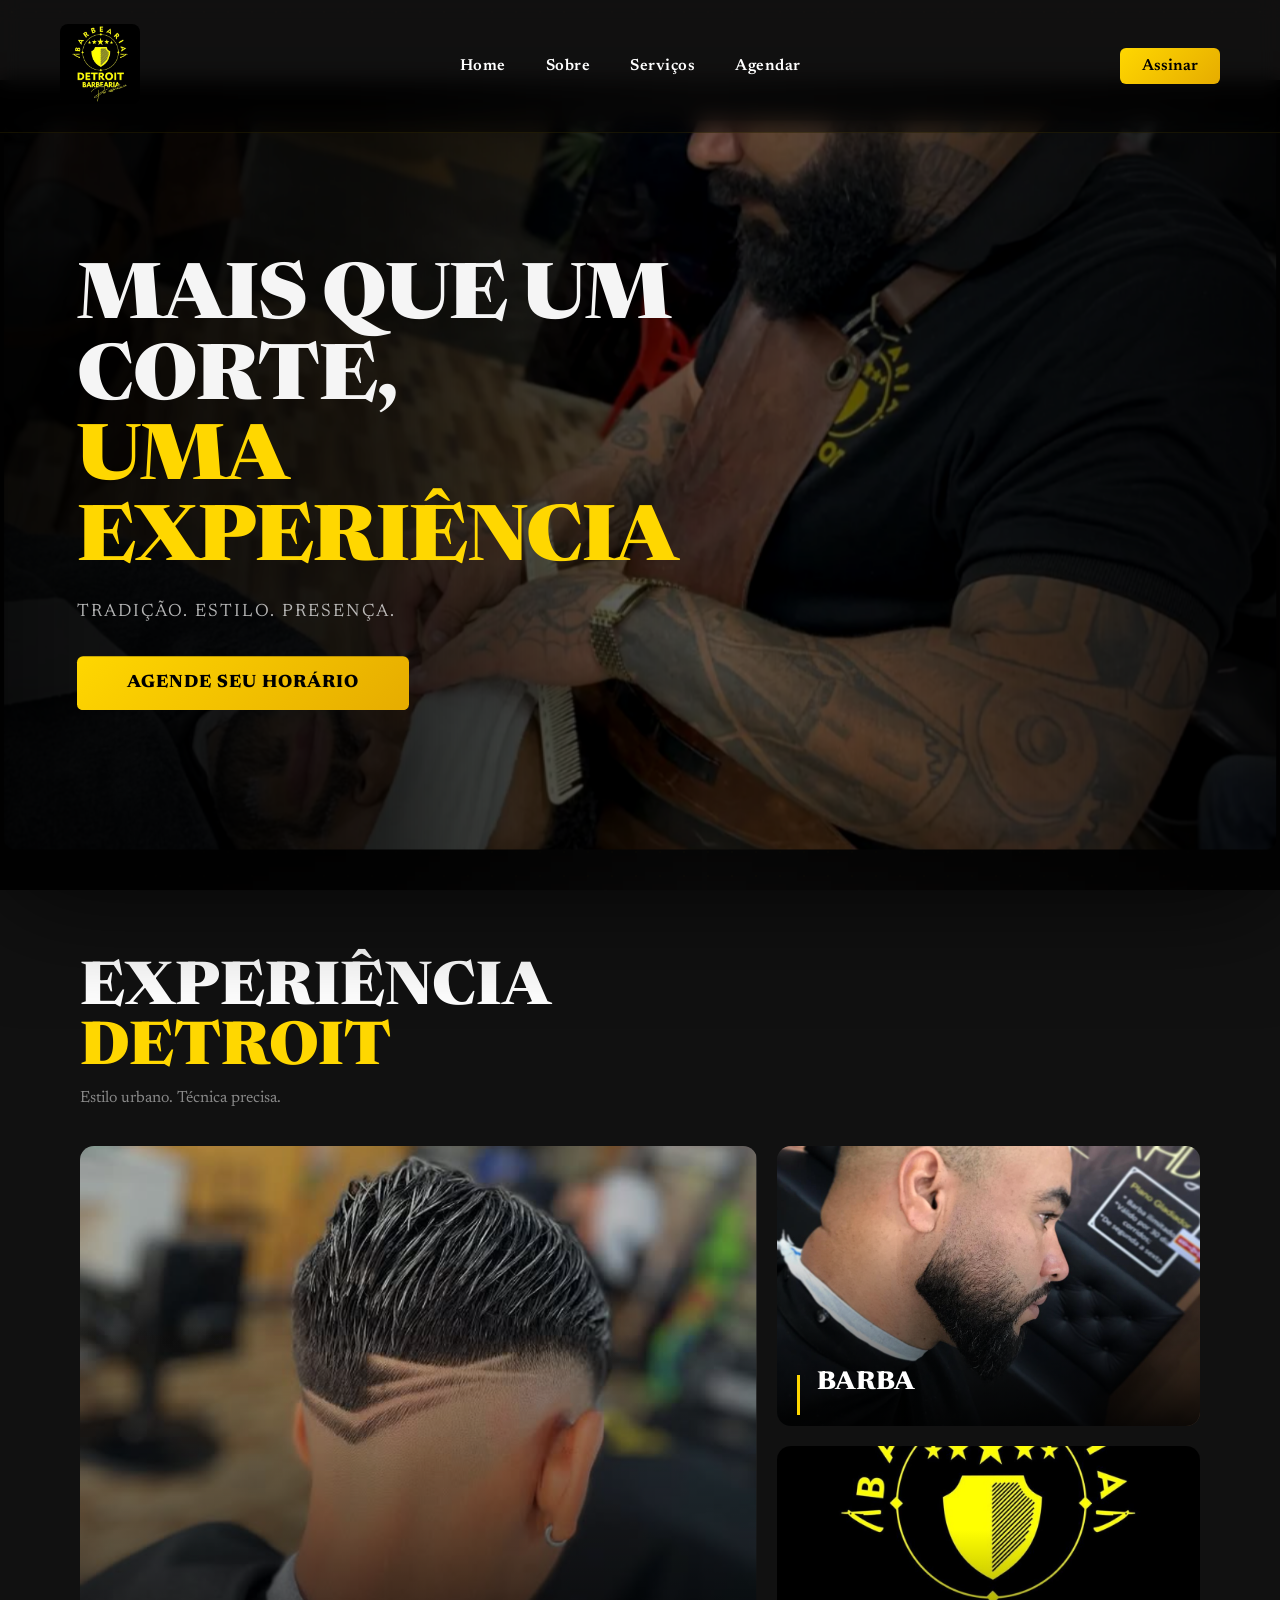
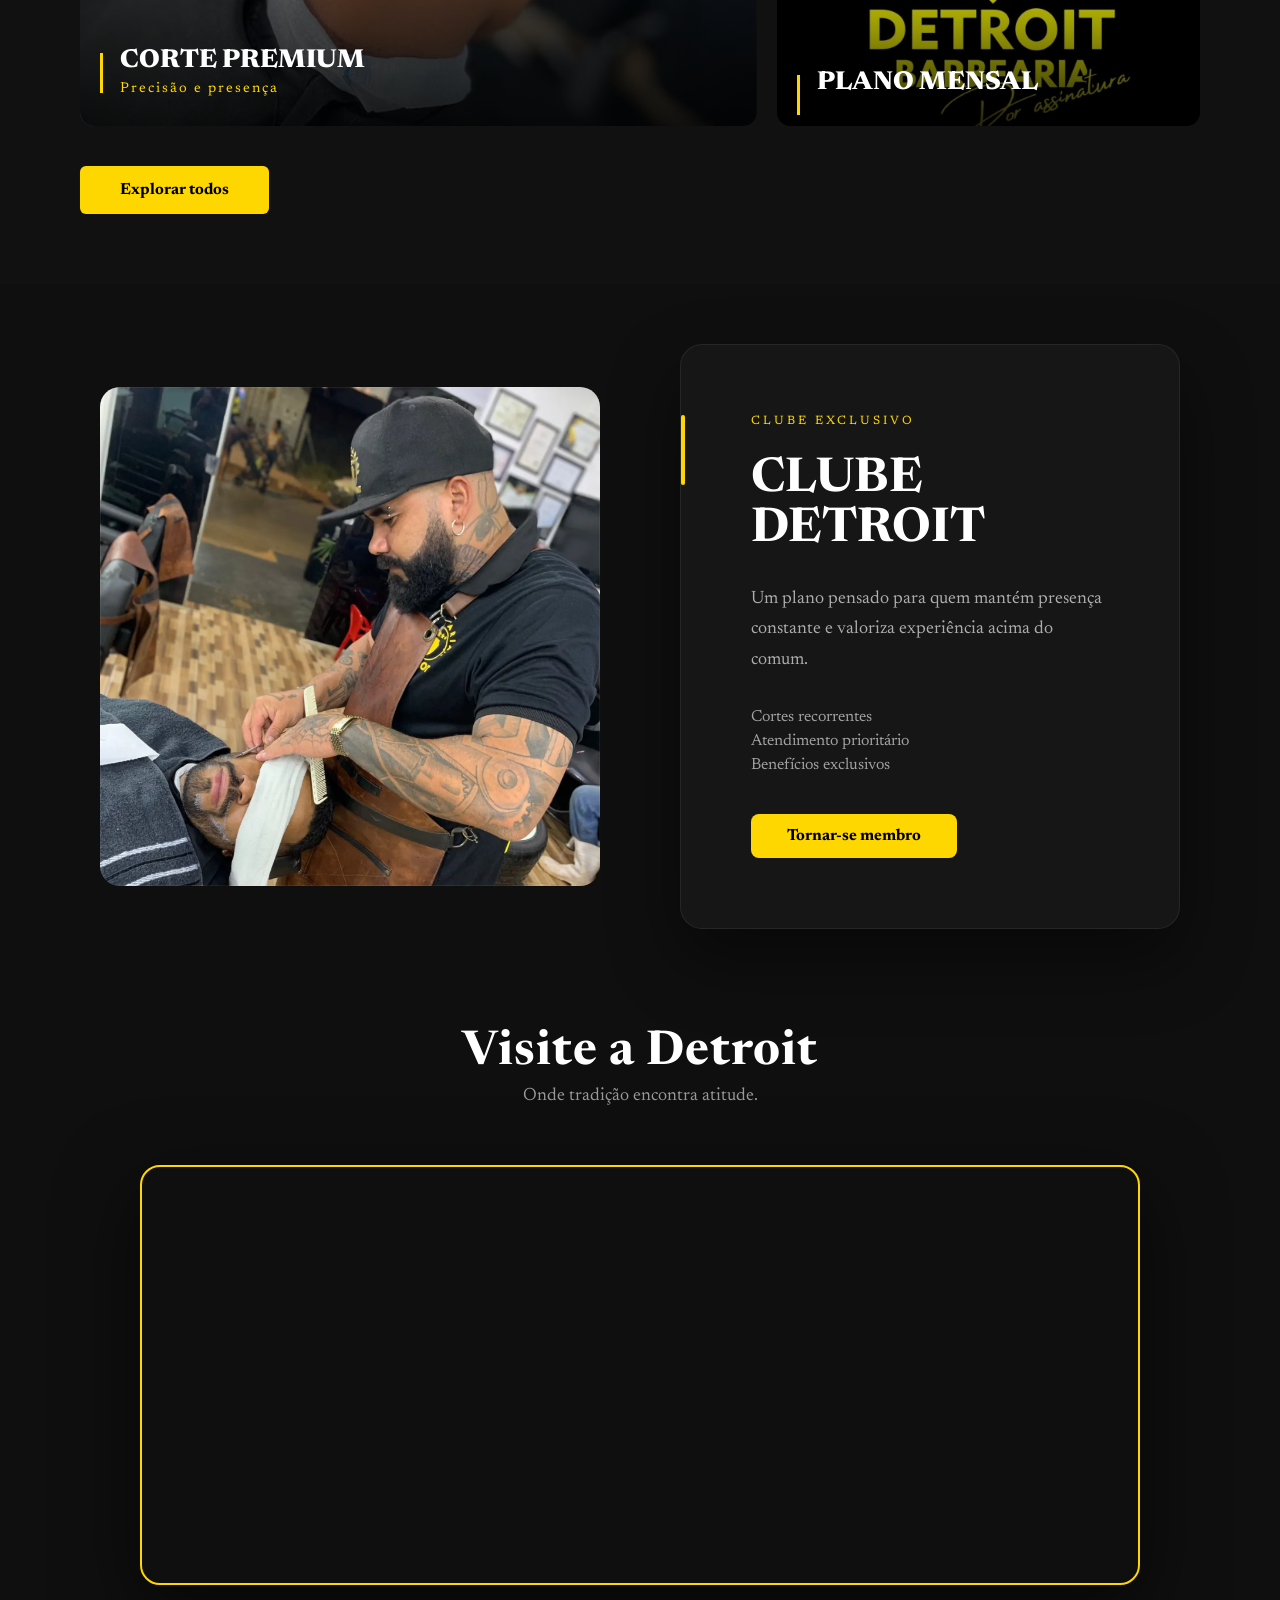
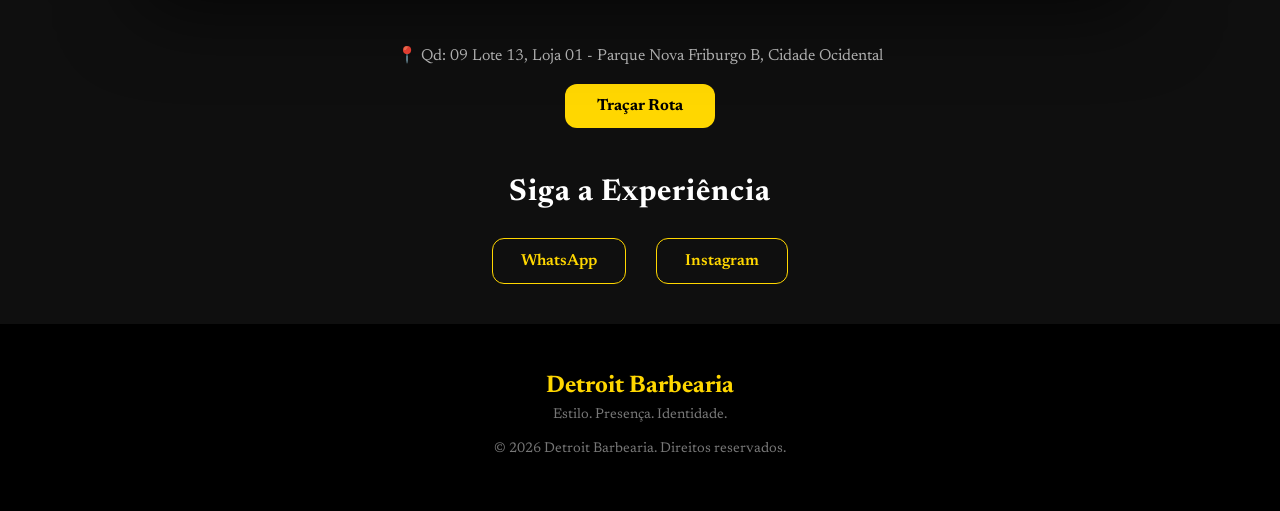
<file: html/index.html>
<!DOCTYPE html>
<html lang="pt-BR">

<head>
    <meta charset="UTF-8">
    <meta name="viewport" content="width=device-width, initial-scale=1.0">
    <meta name="description"
        content="Detroit Barbearia — Cortes premium, barba e plano mensal por assinatura em Cidade Ocidental, GO. Estilo urbano, técnica precisa.">
    <title>Detroit Barber</title>
    <link rel="shortcut icon" href="../assets/LogoDetroit.jpg" type="image/x-icon">
    <link rel="preload" as="image" href="../assets/Corte2Detroit.png">

    <link rel="stylesheet" href="../css/style.css">
</head>

<body>
    <header>
        <nav class="navbar">
            <div class="nav-container">
                <div class="logo">
                    <img src="../assets/LogoDetroit.jpg" alt="Logo da Detroit Barbearia" width="80" height="80">
                </div>
                <ul class="nav-links">
                    <li><a href="index.html">Home</a></li>
                    <li><a href="sobre.html">Sobre</a></li>
                    <li><a href="servicos.html">Serviços</a></li>
                    <li><a href="agendar.html">Agendar</a></li>
                </ul>
                <a href="#assinatura" class="cta">Assinar</a>
            </div>
        </nav>
    </header>

    <section class="hero">
        <div class="carousel">
            <div class="slide-active" style="background-image: url('../assets/barbearia.png');"></div>
            <div class="slide" style="background-image: url('../assets/Corte2Detroit.png');"></div>
            <div class="slide" style="background-image: url('../assets/barbearia.png');"></div>
        </div>
        <div class="hero-content">
            <h1>Mais que um corte,<br><span>uma experiência</span></h1>
            <p class="hero-sub">Tradição. Estilo. Presença.</p>
            <a href="agendar.html" class="btn">Agende Seu Horário</a>
        </div>
    </section>

    <section class="servicos">
        <div class="servicos-header">
            <h2>Experiência <span class="btn-servico">Detroit</span></h2>
            <p>Estilo urbano. Técnica precisa.</p>
        </div>
        <div class="servicos-grid">
            <div class="servico destaque">
                <div class="img" style="background-image: url('../assets/Corte1Detroit.png')"></div>
                <div class="overlay">
                    <h3>Corte Premium</h3>
                    <span>Precisão e presença</span>
                </div>
            </div>
            <div class="servico">
                <div class="img" style="background-image: url('../assets/BarbaDetroit.png')"></div>
                <div class="overlay">
                    <h3>Barba</h3>
                </div>
            </div>
            <div class="servico">
                <div class="img" style="background-image: url('../assets/LogoDetroit.jpg')"></div>
                <div class="overlay">
                    <h3>Plano Mensal</h3>
                </div>
            </div>
        </div>
        <a href="servicos.html" class="ver-mais">Explorar todos</a>
    </section>

    <section class="assinatura" id="assinatura">
        <div class="assImage">
            <img src="../assets/Corte2Detroit.png" alt="Clube Detroit — plano de assinatura exclusivo">
        </div>
        <div class="assText">
            <span class="tag">Clube Exclusivo</span>
            <h2>Clube Detroit</h2>
            <p>Um plano pensado para quem mantém presença constante e valoriza experiência acima do comum.</p>
            <ul class="beneficios">
                <li>Cortes recorrentes</li>
                <li>Atendimento prioritário</li>
                <li>Benefícios exclusivos</li>
            </ul>
            <a href="agendar.html">Tornar-se membro</a>
        </div>
    </section>

    <section class="localizacao">
        <div class="localizacao-header">
            <h2>Visite a Detroit</h2>
            <p>Onde tradição encontra atitude.</p>
        </div>
        <div class="mapa-container">
            <iframe title="Localização da Barbearia Detroit" tabindex="0"
                src="https://www.google.com/maps/embed?pb=!1m18!1m12!1m3!1d1916.675835835689!2d-47.942857499999995!3d-16.099098899999998!2m3!1f0!2f0!3f0!3m2!1i1024!2i768!4f13.1!3m3!1m2!1s0x9359850b5dee513d%3A0x7a41702029aefa04!2sBARBEARIA%20DETROIT%20SUA%20BARBEARIA%20POR%20ASSINATURA!5e0!3m2!1spt-BR!2sbr!4v1771383302032!5m2!1spt-BR!2sbr"
                width="100%" height="100%" style="border:0;" loading="lazy" referrerpolicy="no-referrer-when-downgrade">
            </iframe>
        </div>
        <div class="info-local">
            <p class="endereco">
                <span aria-hidden="true">📍</span>
                Qd: 09 Lote 13, Loja 01 - Parque Nova Friburgo B, Cidade Ocidental
            </p>
            <a class="rota-btn"
                href="https://www.google.com/maps/dir/?api=1&destination=Qd+09+Lote+13,+Loja+01+-+Parque+Nova+Friburgo+B,+Cidade+Ocidental+-+GO,+72887-226"
                target="_blank" rel="noopener noreferrer"
                aria-label="Abrir rota para a Detroit Barbearia no Google Maps">
                Traçar Rota
            </a>
        </div>
        <div class="redes">
            <h3>Siga a Experiência</h3>
            <div class="rede-container">
                <a href="https://wa.me/+5561985825238" target="_blank" rel="noopener noreferrer"
                    aria-label="Fale conosco pelo WhatsApp">
                    WhatsApp
                </a>
                <a href="https://www.instagram.com/barbeariaadetroit/" target="_blank" rel="noopener noreferrer"
                    aria-label="Siga a Detroit Barbearia no Instagram">
                    Instagram
                </a>
            </div>
        </div>
    </section>

    <footer>
        <div class="footer-content">
            <h3>Detroit Barbearia</h3>
            <p>Estilo. Presença. Identidade.</p>
            <p class="copy">&copy; 2026 Detroit Barbearia. Direitos reservados.</p>
        </div>
    </footer>

    <script src="../js/script.js"></script>
</body>

</html>
</file>
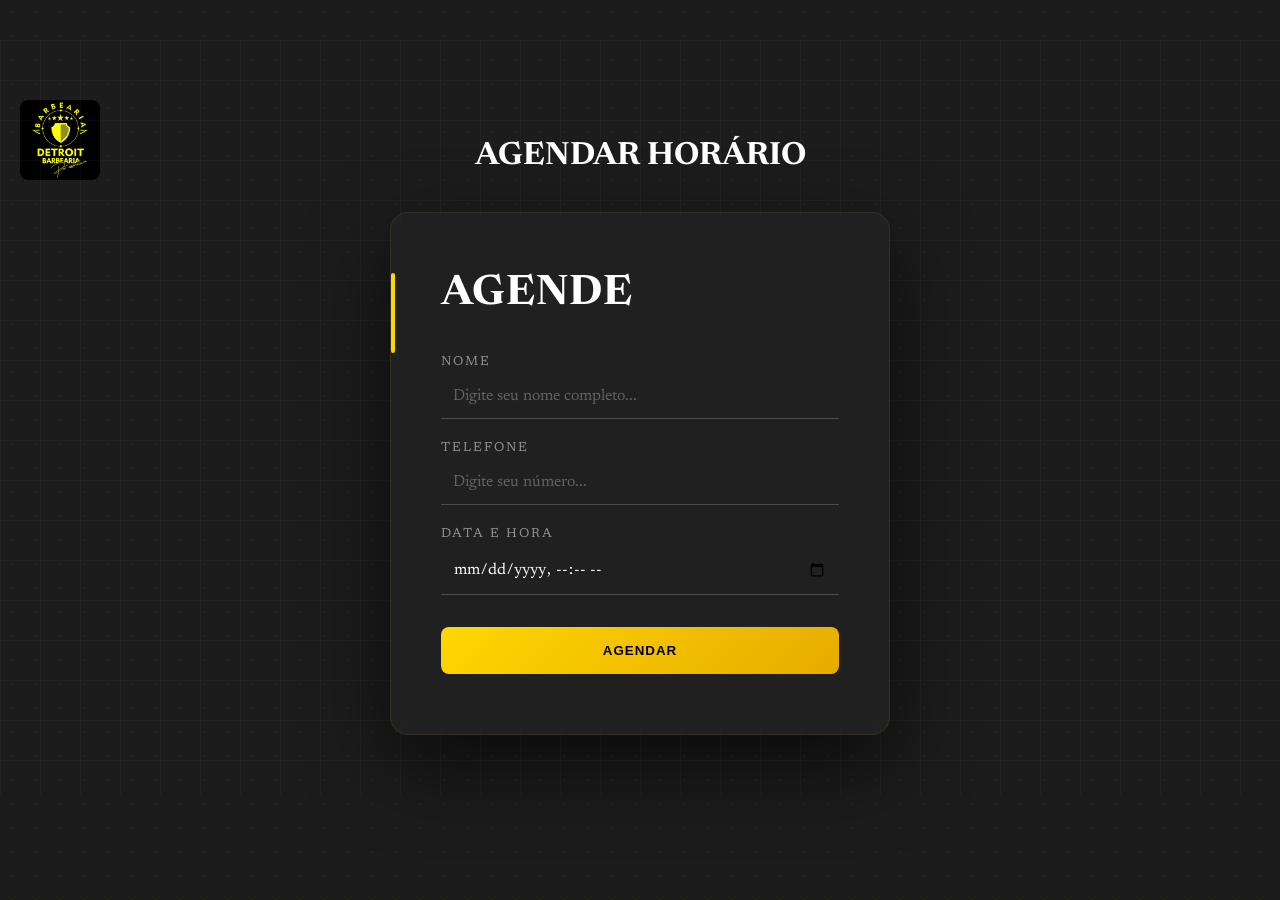
<file: html/agendar.html>
<!DOCTYPE html>
<html lang="pt-BR">

<head>
    <meta charset="UTF-8">
    <meta name="viewport" content="width=device-width, initial-scale=1.0">
    <meta name="description"
        content="Detroit Barbearia — Cortes premium, barba e plano mensal por assinatura em Cidade Ocidental, GO. Estilo urbano, técnica precisa.">
    <title>Detroit Barber</title>
    <link rel="shortcut icon" href="../assets/LogoDetroit.jpg" type="image/x-icon">
    <link rel="preload" as="image" href="../assets/Corte2Detroit.png">

    <link rel="stylesheet" href="../css/style.css">
    <link rel="stylesheet" href="../css/age.css">
</head>

<body>
    <section class="agendamento">
        <div class="logo">
            <a href="../html/index.html"><img src="../assets/LogoDetroit.jpg" alt="Logo-Detroit-Barbearia"></a>
        </div>
        <h2>Agendar Horário</h2>

        <div class="agendar">
            <h2>Agende</h2>
            <form action="#" method="post">
                <label for="name">Nome</label>
                <input type="text" id="name" placeholder="Digite seu nome completo...">

                <label for="nmr">Telefone</label>
                <input type="tel" id="nmr" placeholder="Digite seu número...">

                <label for="date">Data e Hora</label>
                <input type="datetime-local" id="date">

                <button type="submit">Agendar</button>
            </form>
        </div>
    </section>

    <script src="../js/script.js"></script>
</body>
</file>
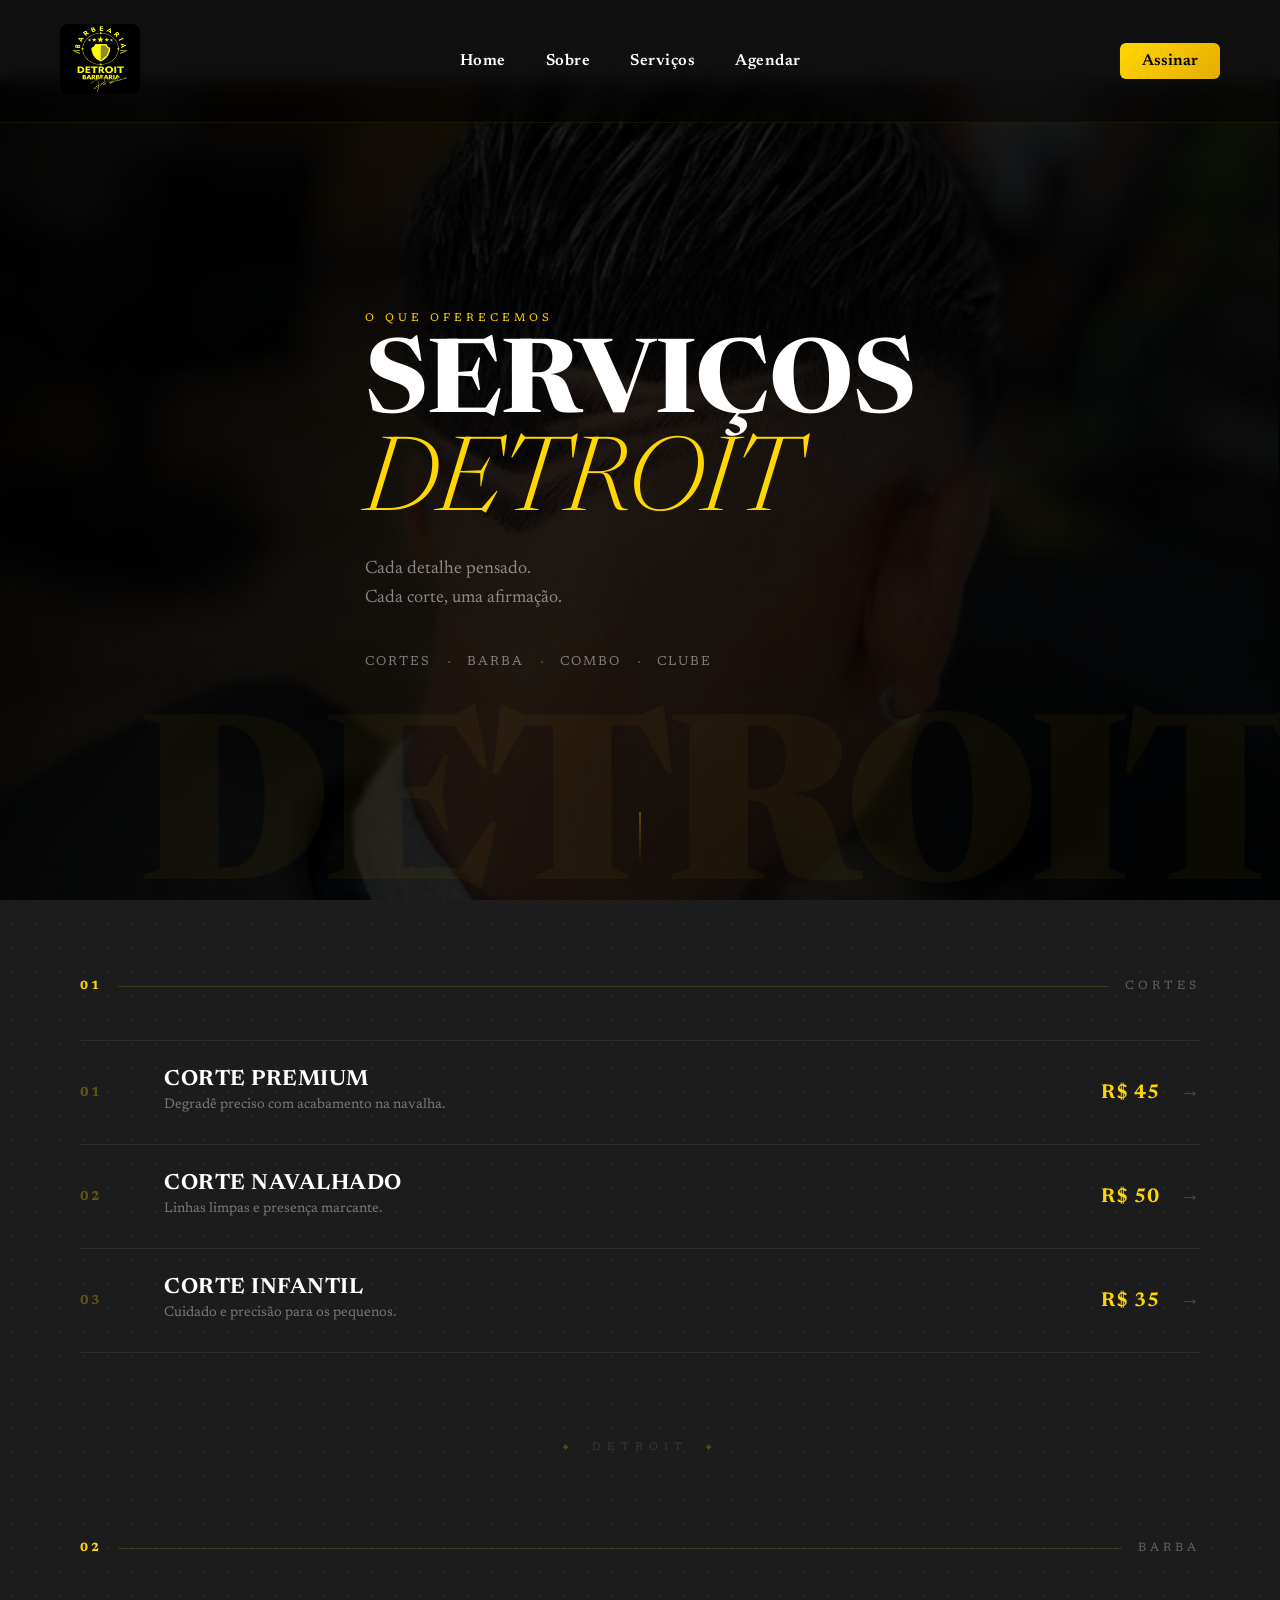
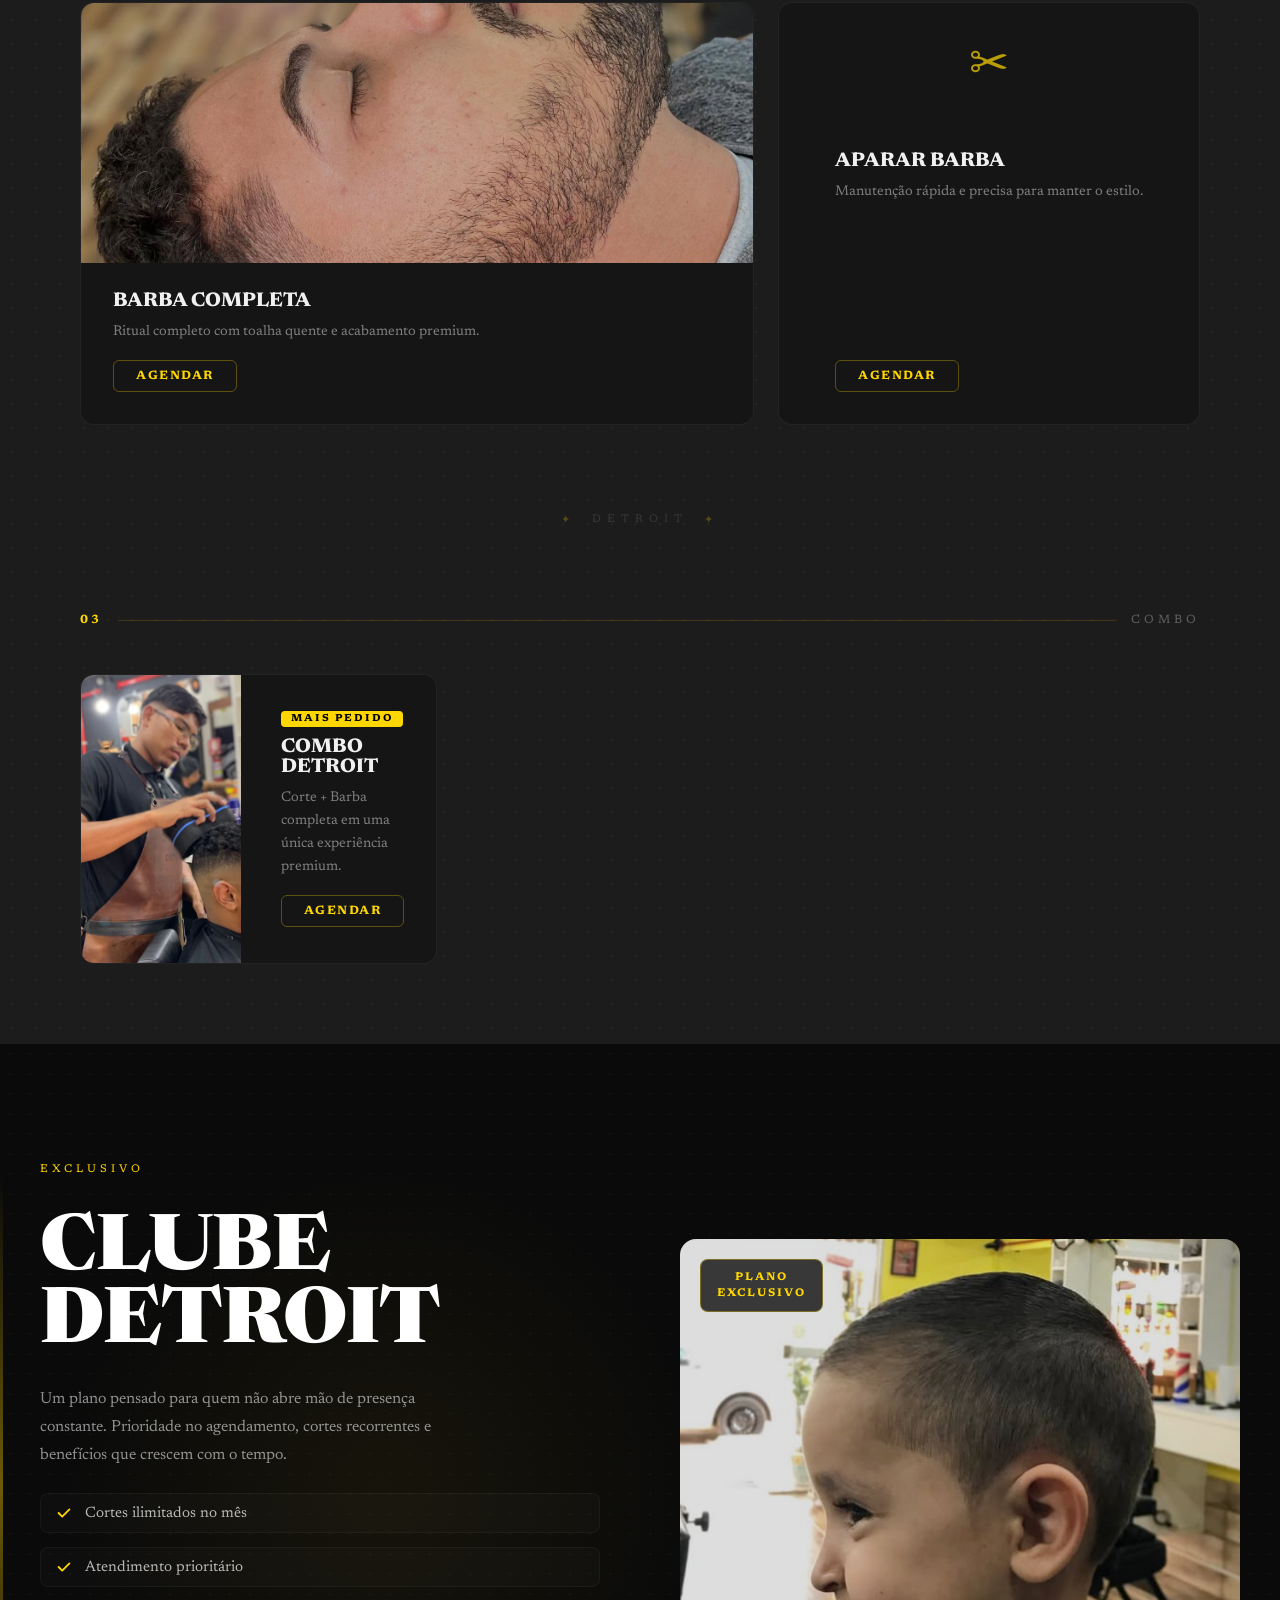
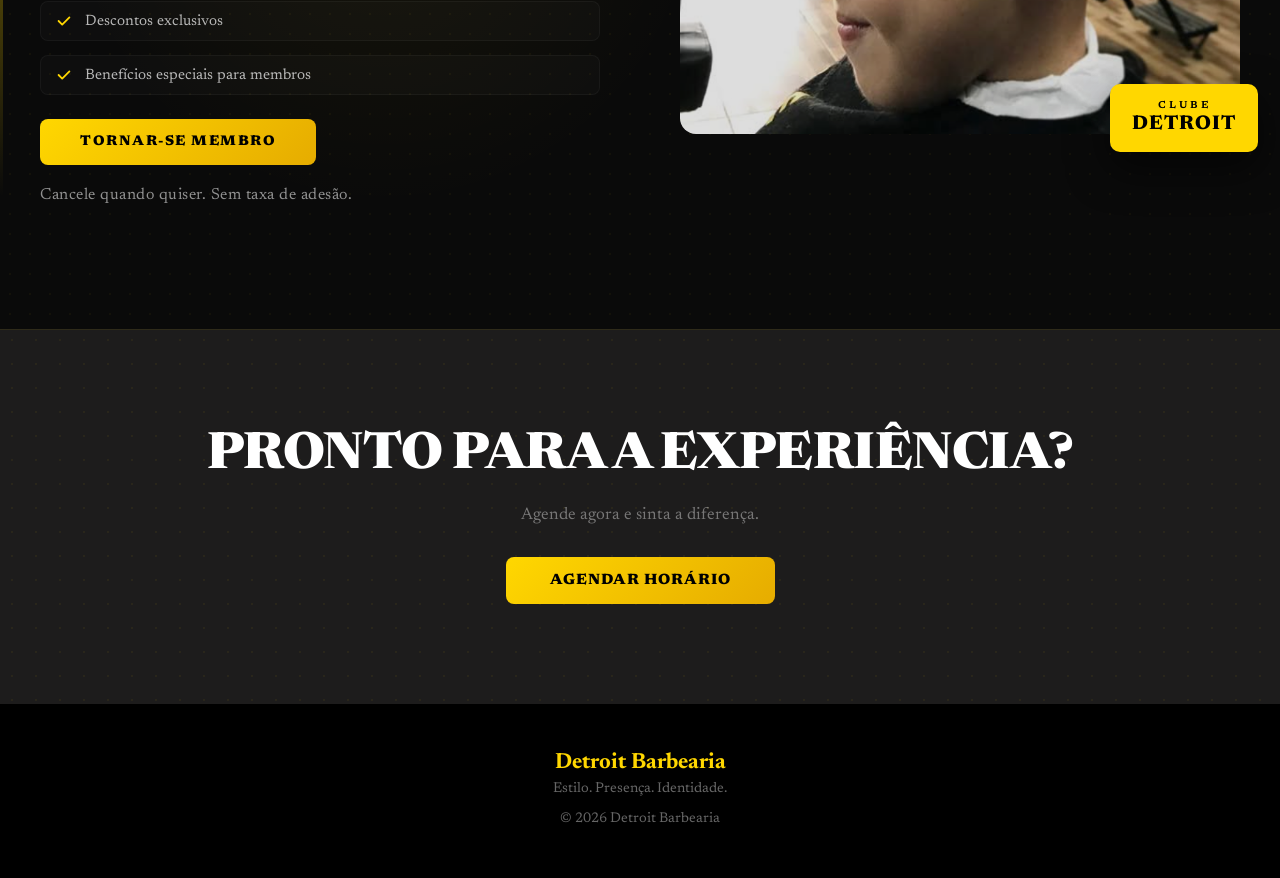
<file: html/servicos.html>
<!DOCTYPE html>
<html lang="pt-BR">

<head>
    <meta charset="UTF-8">
    <meta name="viewport" content="width=device-width, initial-scale=1.0">
    <meta name="description"
        content="Serviços da Detroit Barbearia — Corte, Barba, Combo e Plano Mensal. Estilo urbano, técnica precisa.">
    <title>Serviços — Detroit Barber</title>

    <link rel="shortcut icon" href="../assets/LogoDetroit.png" type="image/x-icon">
    <link rel="preload" as="image" href="../assets/Corte1Detroit.png">

    <link rel="stylesheet" href="../css/style.css">
    <link rel="stylesheet" href="../css/serv.css">
</head>

<body>
    <header>
        <nav class="navbar">
            <div class="nav-container">
                <div class="logo">
                    <img src="../assets/LogoDetroit.jpg" alt="Logo Detroit" width="70" height="70">
                </div>
                <ul class="nav-links">
                    <li><a href="index.html">Home</a></li>
                    <li><a href="sobre.html">Sobre</a></li>
                    <li><a href="servicos.html" class="nav-active">Serviços</a></li>
                    <li><a href="agendar.html">Agendar</a></li>
                </ul>
                <a href="#plano" class="cta">Assinar</a>
            </div>
        </nav>
    </header>

    <!-- HERO -->
    <section class="srv-hero">
        <div class="srv-hero-bg" style="background-image: url('../assets/Corte1Detroit.png');"></div>
        <div class="srv-hero-overlay"></div>

        <!-- Número decorativo de fundo -->
        <div class="srv-hero-deco" aria-hidden="true">Detroit</div>

        <div class="srv-hero-content">
            <span class="srv-label">O que oferecemos</span>
            <h1>
                Serviços<br>
                <em>Detroit</em>
            </h1>
            <p>Cada detalhe pensado.<br>Cada corte, uma afirmação.</p>

            <nav class="srv-hero-nav" aria-label="Ir para seção">
                <a href="#cortes">Cortes</a>
                <span aria-hidden="true">·</span>
                <a href="#barba">Barba</a>
                <span aria-hidden="true">·</span>
                <a href="#combo">Combo</a>
                <span aria-hidden="true">·</span>
                <a href="#plano">Clube</a>
            </nav>
        </div>

        <div class="srv-scroll-indicator" aria-hidden="true">
            <span></span>
        </div>
    </section>

    <!-- CORTES
         Melhorias: itens em lista com número grande, linha divisória, preço e hover marcante -->
    <section class="srv-section" id="cortes">
        <div class="srv-section-label">
            <span>01</span>
            <hr>
            <p>Cortes</p>
        </div>

        <div class="srv-list">

            <a href="agendar.html" class="srv-item">
                <div class="srv-item-num" aria-hidden="true">01</div>
                <div class="srv-item-left">
                    <h3>Corte Premium</h3>
                    <p>Degradê preciso com acabamento na navalha.</p>
                </div>
                <div class="srv-item-right">
                    <span class="srv-item-price">R$ 45</span>
                    <span class="srv-item-arrow" aria-hidden="true">→</span>
                </div>
            </a>

            <a href="agendar.html" class="srv-item">
                <div class="srv-item-num" aria-hidden="true">02</div>
                <div class="srv-item-left">
                    <h3>Corte Navalhado</h3>
                    <p>Linhas limpas e presença marcante.</p>
                </div>
                <div class="srv-item-right">
                    <span class="srv-item-price">R$ 50</span>
                    <span class="srv-item-arrow" aria-hidden="true">→</span>
                </div>
            </a>

            <a href="agendar.html" class="srv-item">
                <div class="srv-item-num" aria-hidden="true">03</div>
                <div class="srv-item-left">
                    <h3>Corte Infantil</h3>
                    <p>Cuidado e precisão para os pequenos.</p>
                </div>
                <div class="srv-item-right">
                    <span class="srv-item-price">R$ 35</span>
                    <span class="srv-item-arrow" aria-hidden="true">→</span>
                </div>
            </a>

        </div>
    </section>

    <!-- DIVIDER -->
    <div class="srv-divider" aria-hidden="true">
        <span>✦</span><span>Detroit</span><span>✦</span>
    </div>

    <!-- BARBA -->
    <section class="srv-section srv-section--reverse" id="barba">
        <div class="srv-section-label">
            <span>02</span>
            <hr>
            <p>Barba</p>
        </div>

        <div class="srv-cards-grid srv-cards-grid--2col">

            <article class="srv-card srv-card--img">
                <div class="srv-card-img" style="background-image: url('../assets/corteDetroit5.png');"></div>
                <div class="srv-card-body">
                    <h2>Barba Completa</h2>
                    <p>Ritual completo com toalha quente e acabamento premium.</p>
                    <a href="agendar.html" class="srv-card-cta">Agendar</a>
                </div>
            </article>

            <article class="srv-card srv-card--icon">
                <div class="srv-card-icon">✂</div>
                <div class="srv-card-body">
                    <h2>Aparar Barba</h2>
                    <p>Manutenção rápida e precisa para manter o estilo.</p>
                    <a href="agendar.html" class="srv-card-cta">Agendar</a>
                </div>
            </article>

        </div>
    </section>

    <!-- DIVIDER -->
    <div class="srv-divider" aria-hidden="true">
        <span>✦</span><span>Detroit</span><span>✦</span>
    </div>

    <!-- COMBO -->
    <section class="srv-section" id="combo">
        <div class="srv-section-label">
            <span>03</span>
            <hr>
            <p>Combo</p>
        </div>

        <div class="srv-cards-grid">
            <article class="srv-card srv-card--img srv-card--wide">
                <div class="srv-card-img" style="background-image: url('../assets/barbeiro1.png');"></div>
                <div class="srv-card-body">
                    <div class="srv-card-badge">Mais Pedido</div>
                    <h2>Combo Detroit</h2>
                    <p>Corte + Barba completa em uma única experiência premium.</p>
                    <a href="agendar.html" class="srv-card-cta">Agendar</a>
                </div>
            </article>
        </div>
    </section>

    <section class="srv-clube" id="plano">

        <!-- Brilho decorativo de fundo -->
        <div class="srv-clube-glow" aria-hidden="true"></div>

        <div class="srv-clube-inner">

            <div class="srv-clube-text">
                <span class="srv-label">Exclusivo</span>

                <h2>Clube<br>Detroit</h2>

                <p>
                    Um plano pensado para quem não abre mão de presença constante.
                    Prioridade no agendamento, cortes recorrentes e benefícios que crescem com o tempo.
                </p>

                <ul class="srv-clube-beneficios">
                    <li>
                        <svg viewBox="0 0 20 20" fill="none" aria-hidden="true">
                            <polyline points="4,10 8,14 16,6" stroke="#ffd700" stroke-width="2" stroke-linecap="round"
                                stroke-linejoin="round" />
                        </svg>
                        Cortes ilimitados no mês
                    </li>
                    <li>
                        <svg viewBox="0 0 20 20" fill="none" aria-hidden="true">
                            <polyline points="4,10 8,14 16,6" stroke="#ffd700" stroke-width="2" stroke-linecap="round"
                                stroke-linejoin="round" />
                        </svg>
                        Atendimento prioritário
                    </li>
                    <li>
                        <svg viewBox="0 0 20 20" fill="none" aria-hidden="true">
                            <polyline points="4,10 8,14 16,6" stroke="#ffd700" stroke-width="2" stroke-linecap="round"
                                stroke-linejoin="round" />
                        </svg>
                        Descontos exclusivos
                    </li>
                    <li>
                        <svg viewBox="0 0 20 20" fill="none" aria-hidden="true">
                            <polyline points="4,10 8,14 16,6" stroke="#ffd700" stroke-width="2" stroke-linecap="round"
                                stroke-linejoin="round" />
                        </svg>
                        Benefícios especiais para membros
                    </li>
                </ul>

                <a href="agendar.html" class="srv-clube-cta">Tornar-se membro</a>

                <p class="srv-clube-nota">Cancele quando quiser. Sem taxa de adesão.</p>
            </div>

            <div class="srv-clube-img">
                <img src="../assets/corteDetroit4.png" alt="Atendimento premium do Clube Detroit">

                <div class="srv-clube-tag">
                    <span>Clube</span>
                    <strong>Detroit</strong>
                </div>

                <div class="srv-clube-badge" aria-hidden="true">
                    Plano<br>Exclusivo
                </div>
            </div>

        </div>
    </section>

    <section class="srv-cta-final">
        <div class="srv-cta-final-inner">
            <h2>Pronto para a experiência?</h2>
            <p>Agende agora e sinta a diferença.</p>
            <a href="agendar.html" class="btn">Agendar Horário</a>
        </div>
    </section>

    <footer>
        <div class="footer-content">
            <h3>Detroit Barbearia</h3>
            <p>Estilo. Presença. Identidade.</p>
            <p class="copy">&copy; 2026 Detroit Barbearia</p>
        </div>
    </footer>

    <script src="../js/script.js" defer></script>
    <script src="../js/servicos.js"></script>

</body>

</html>
</file>
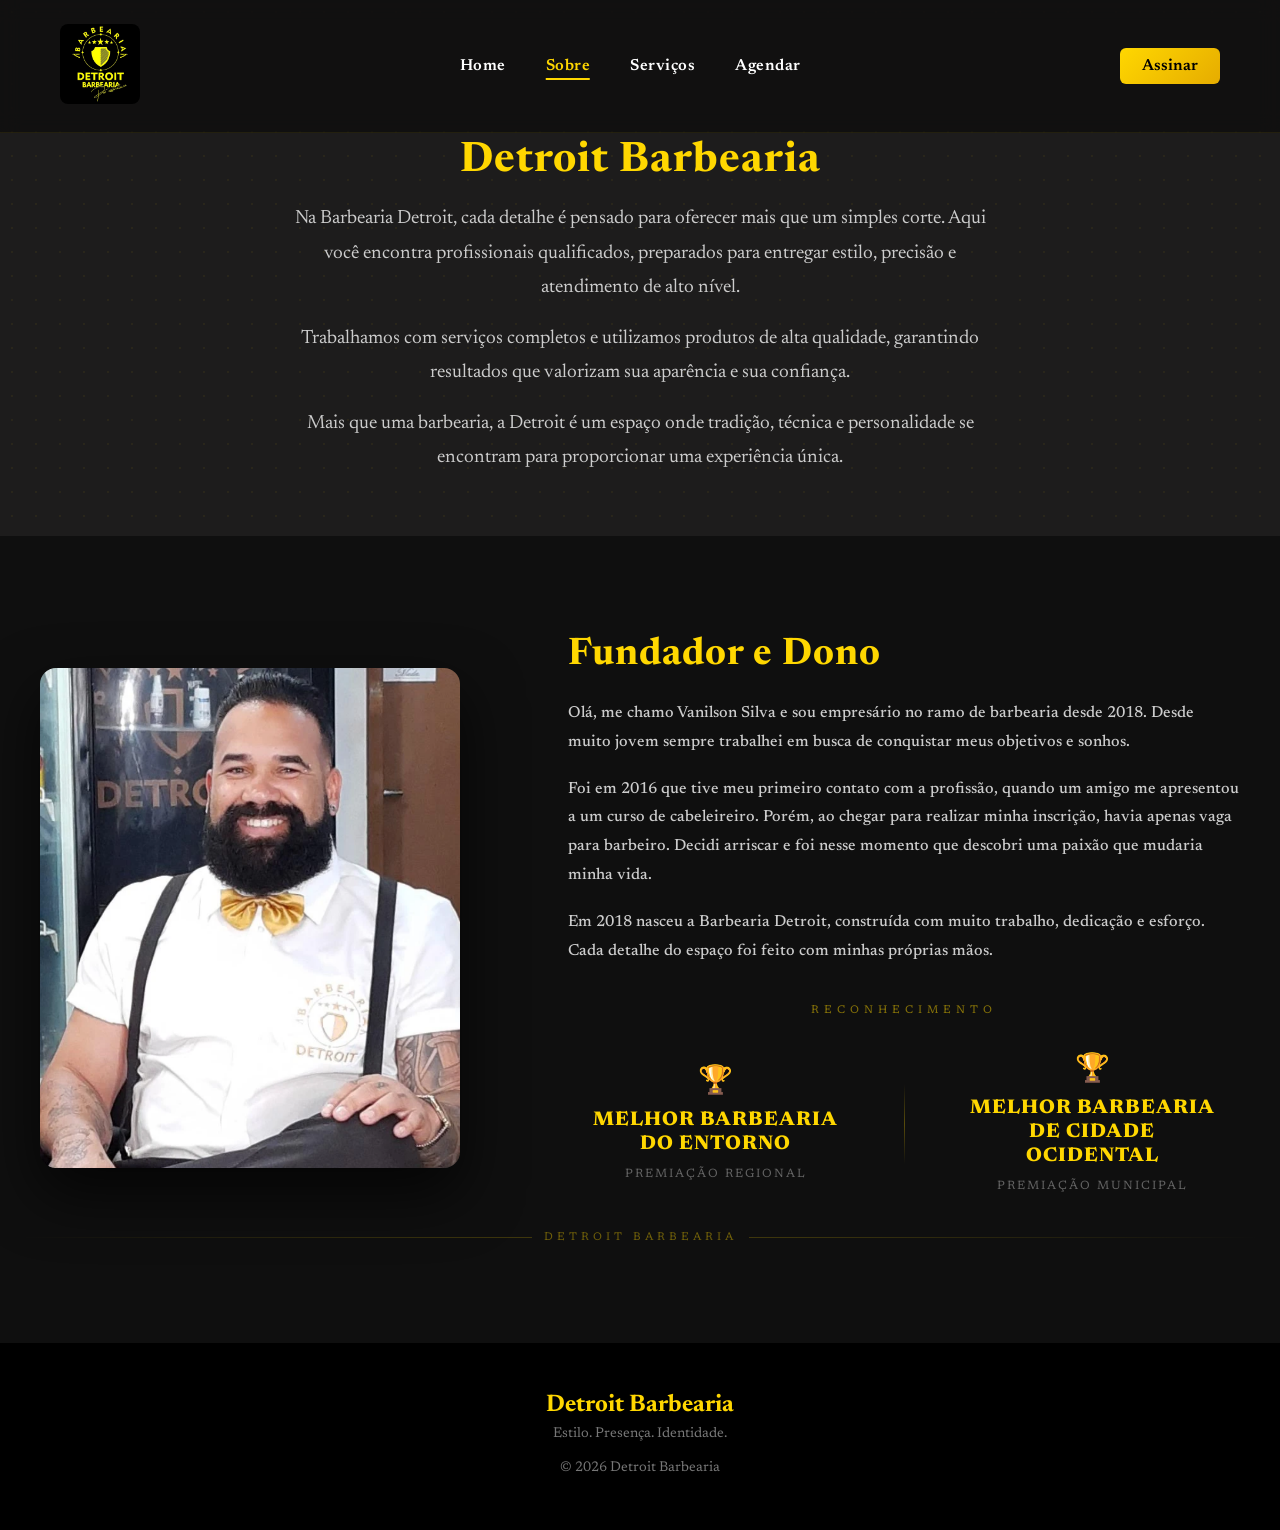
<file: html/sobre.html>
<!DOCTYPE html>
<html lang="pt-BR">

<head>
    <meta charset="UTF-8">
    <meta name="viewport" content="width=device-width, initial-scale=1.0">
    <title>Sobre - Detroit Barber</title>
    <link rel="stylesheet" href="../css/style.css">
    <link rel="stylesheet" href="../css/sobStyle.css">
    <link rel="stylesheet"
        href="https://fonts.googleapis.com/css2?family=Material+Symbols+Outlined:opsz,wght,FILL,GRAD@20..48,100..700,0..1,-50..200" />
</head>

<body>
    <header>
        <nav class="navbar">
            <div class="nav-container">
                <div class="logo">
                    <img src="../assets/LogoDetroit.jpg" alt="Logo da Detroit Barbearia" width="80" height="80">
                </div>

                <ul class="nav-links">
                    <li><a href="index.html">Home</a></li>
                    <li><a href="sobre.html" class="nav-active">Sobre</a></li>
                    <li><a href="servicos.html">Serviços</a></li>
                    <li><a href="agendar.html">Agendar</a></li>
                </ul>

                <a href="index.html#assinatura" class="cta">Assinar</a>
            </div>
        </nav>
    </header>

    <section class="inicial-container">
        <h1>Detroit Barbearia</h1>
        <div class="inicial-content">
            <p>
                Na Barbearia Detroit, cada detalhe é pensado para oferecer mais que um simples corte.
                Aqui você encontra profissionais qualificados, preparados para entregar estilo,
                precisão e atendimento de alto nível.
            </p>
            <p>
                Trabalhamos com serviços completos e utilizamos produtos de alta qualidade,
                garantindo resultados que valorizam sua aparência e sua confiança.
            </p>
            <p>
                Mais que uma barbearia, a Detroit é um espaço onde tradição, técnica e
                personalidade se encontram para proporcionar uma experiência única.
            </p>
        </div>
    </section>

    <section class="sobre">
        <div class="sobre-container">
            <div class="sobre-img">
                <img src="../assets/Imagem1.png" alt="Vanilson Silva - Fundador da Detroit Barbearia" width="420"
                    height="560">
            </div>
            <div class="sobre-texto">
                <h2>Fundador e Dono</h2>
                <p>
                    Olá, me chamo Vanilson Silva e sou empresário no ramo de barbearia desde 2018.
                    Desde muito jovem sempre trabalhei em busca de conquistar meus objetivos
                    e sonhos.
                </p>

                <p>
                    Foi em 2016 que tive meu primeiro contato com a profissão, quando um amigo
                    me apresentou a um curso de cabeleireiro. Porém, ao chegar para realizar
                    minha inscrição, havia apenas vaga para barbeiro. Decidi arriscar e foi
                    nesse momento que descobri uma paixão que mudaria minha vida.
                </p>

                <p>
                    Em 2018 nasceu a Barbearia Detroit, construída com muito trabalho,
                    dedicação e esforço. Cada detalhe do espaço foi feito com minhas
                    próprias mãos.
                </p>

                <div class="sobre-destaque">
                    <div class="premios-glow"></div>
                    <div class="premios-label">Reconhecimento</div>
                    <div class="premios-grid">
                        <div class="premio">
                            <div class="premio-icon" aria-hidden="true">🏆</div>
                            <div class="premio-titulo">Melhor Barbearia<br>do Entorno</div>
                            <div class="premio-sub">Premiação regional</div>
                        </div>
                        <div class="premios-divider"></div>
                        <div class="premio">
                            <div class="premio-icon" aria-hidden="true">🏆</div>
                            <div class="premio-titulo">Melhor Barbearia<br>de Cidade Ocidental</div>
                            <div class="premio-sub">Premiação municipal</div>
                        </div>
                    </div>
                </div>
            </div>
        </div>
        <div class="premios-linha">
            <span>Detroit Barbearia</span>
        </div>
    </section>

    <footer>
        <div class="footer-content">
            <h3>Detroit Barbearia</h3>
            <p>Estilo. Presença. Identidade.</p>
            <p class="copy">&copy; 2026 Detroit Barbearia</p>
        </div>
    </footer>

    <script src="../js/script.js"></script>
</body>

</html>
</file>
<file: css/style.css>
@import url('https://fonts.googleapis.com/css2?family=Newsreader:ital,opsz,wght@0,6..72,200..800;1,6..72,200..800&display=swap');

:root {
    --navbar-height: 80px;
    --gold: #ffd700;
    --gold-dark: #e6ac00;
}

* {
    margin: 0;
    padding: 0;
    box-sizing: border-box;
}

body {
    font-family: 'Newsreader', serif;
    background: rgb(29, 28, 28);
    background-image: radial-gradient(rgba(255, 215, 0, 0.05) 1px, transparent 1px);
    background-size: 1.5rem 1.5rem;
    padding-top: var(--navbar-height);
}

.navbar {
    position: fixed;
    width: 100%;
    top: 0;
    z-index: 1000;
    padding: 24px 0;
    backdrop-filter: blur(10px);
    background: rgba(0, 0, 0, 0.4);
    transition: all 0.3s ease;
    border-bottom: 1px solid rgba(255, 215, 0, 0.08);
}

.navbar.scrolled {
    background: rgba(0, 0, 0, 0.9);
    backdrop-filter: blur(10px);
    padding: 18px 0;
    border-bottom: 1px solid rgba(255, 215, 0, 0.08);
}

.nav-container {
    max-width: 1300px;
    margin: 0 auto;
    padding: 0 60px;
    display: flex;
    align-items: center;
    justify-content: space-between;
}

.logo img {
    width: 80px;
    border-radius: 8px;
}

.nav-links {
    list-style: none;
    display: flex;
    gap: 40px;
}

.nav-links a {
    position: relative;
    color: white;
    text-decoration: none;
    font-weight: 600;
    letter-spacing: 0.5px;
    transition: color 0.3s ease;
}

.nav-links a::after {
    content: "";
    position: absolute;
    left: 50%;
    bottom: -6px;
    width: 0%;
    height: 2px;
    background: var(--gold);
    transform: translateX(-50%);
    transition: width 0.3s ease;
}

.nav-links a:hover::after {
    width: 100%;
}

.nav-links a:hover {
    color: var(--gold);
}

.cta {
    padding: 10px 22px;
    background: linear-gradient(135deg, var(--gold), var(--gold-dark));
    color: black;
    font-weight: 600;
    border-radius: 6px;
    text-decoration: none;
    transition: all 0.3s ease;
}

.cta:hover {
    transform: translateY(-3px);
    box-shadow: 0 8px 20px rgba(255, 215, 0, 0.3);
}

.hero {
    position: relative;
    min-height: 90vh;
    height: auto;
    padding: 80px 0;
    display: flex;
    align-items: center;
    justify-content: center;
}

.carousel {
    width: 100%;
    height: 100%;
    position: relative;
}

.slide {
    position: absolute;
    width: 92%;
    max-width: 1400px;
    height: 75vh;
    min-height: 400px;
    top: 50%;
    left: 50%;
    transform: translate(-50%, -50%) scale(1.03);
    background-size: cover;
    background-position: 50% 70%;
    border-radius: 16px;
    box-shadow: 0 50px 100px rgba(0, 0, 0, 0.6);
    opacity: 0;
    transition: opacity 1.2s ease-in-out;
    z-index: 1;
    filter: brightness(0.9) contrast(1.05);
}

.slide.active {
    will-change: opacity, transform;
    opacity: 1;
    pointer-events: auto;
    border-radius: 10px;
}

.slide.active.zoom {
    animation: zoomHero 9s ease-in-out forwards;
}

@keyframes zoomHero {
    from {
        transform: translate(-50%, -50%) scale(1.03);
    }

    to {
        transform: translate(-50%, -50%) scale(1.08);
    }
}

.hero-content {
    position: absolute;
    z-index: 2;
    top: 50%;
    left: 6%;
    transform: translateY(-50%);
    max-width: 650px;
    animation: fadeUp 1.2s ease forwards;
    display: flex;
    flex-direction: column;
}

.hero-content h1 span {
    color: var(--gold);
}

.hero-content h1 {
    font-size: clamp(52px, 6vw, 92px);
    line-height: 1.05;
    font-weight: 800;
    letter-spacing: -1px;
    text-transform: uppercase;
    color: #f5f5f5;
}

.hero-sub {
    margin-top: 20px;
    font-size: 18px;
    letter-spacing: 2px;
    text-transform: uppercase;
    color: rgba(255, 255, 255, 0.7);
}

.btn {
    margin-top: 35px;
    padding: 18px 50px;
    font-size: 18px;
    font-weight: 800;
    background: linear-gradient(135deg, var(--gold) 0%, var(--gold-dark) 100%);
    color: #000;
    border-radius: 6px;
    text-transform: uppercase;
    letter-spacing: 1px;
    transition: transform 0.3s ease, box-shadow 0.3s ease;
    text-decoration: none;
    align-self: flex-start;
}

.btn:hover {
    transform: translateY(-6px);
    box-shadow: 0 20px 40px rgba(255, 215, 0, 0.35);
}

.hero::after {
    content: "";
    position: absolute;
    inset: 0;
    background: linear-gradient(to right,
            rgba(0, 0, 0, 0.95) 0%,
            rgba(0, 0, 0, 0.85) 30%,
            rgba(0, 0, 0, 0.5) 55%,
            rgba(0, 0, 0, 0.9) 100%);
    z-index: 1;
}

@keyframes fadeUp {
    from {
        opacity: 0;
        transform: translateY(-45%);
    }

    to {
        opacity: 1;
        transform: translateY(-50%);
    }
}

.servicos {
    padding: 70px 80px;
    background: #111;
    color: white;
}

.servicos-header {
    margin-bottom: 40px;
    max-width: 600px;
}

.servicos-header h2 {
    font-size: 60px;
    font-weight: 800;
    text-transform: uppercase;
}

.servicos-header p {
    margin-top: 10px;
    color: rgba(255, 255, 255, 0.5);
}

.btn-servico {
    color: var(--gold);
}

.servicos-grid {
    display: grid;
    grid-template-columns: 1.6fr 1fr;
    grid-template-rows: 280px 280px;
    gap: 20px;
}

.servico {
    position: relative;
    border-radius: 14px;
    overflow: hidden;
    transition: transform 0.4s ease;
}

.servico::before {
    content: "";
    position: absolute;
    inset: 0;
    border: 1px solid rgba(255, 255, 255, 0.06);
    border-radius: 14px;
    pointer-events: none;
}

.servico.destaque {
    grid-row: span 2;
}

.img {
    position: absolute;
    inset: 0;
    background-size: cover;
    background-position: 50% 65%;
    background-repeat: no-repeat;
    transition: transform 0.8s ease, filter 0.8s ease;
    z-index: 1;
}

.img::after {
    content: "";
    position: absolute;
    inset: 0;
    background: linear-gradient(to top,
            rgba(0, 0, 0, 0.85),
            rgba(0, 0, 0, 0.4),
            transparent 70%);
}

.servico:hover .img {
    transform: scale(1.06);
    filter: brightness(0.65);
}

.servico:hover {
    transform: translateY(-6px);
}

.overlay {
    position: absolute;
    bottom: 30px;
    left: 40px;
    z-index: 2;
}

.overlay::before {
    content: "";
    position: absolute;
    left: -20px;
    top: 5px;
    width: 3px;
    height: 40px;
    background: var(--gold);
}

.overlay h3 {
    font-size: 26px;
    font-weight: 800;
    margin: 0;
    text-transform: uppercase;
}

.overlay span {
    display: block;
    margin-top: 8px;
    font-size: 14px;
    letter-spacing: 2px;
    color: var(--gold);
}

.ver-mais {
    display: inline-block;
    margin-top: 40px;
    padding: 16px 40px;
    background: var(--gold);
    color: black;
    font-weight: 700;
    text-decoration: none;
    border-radius: 6px;
    transition: transform 0.3s ease;
}

.ver-mais:hover {
    transform: translateY(-4px);
}

.assinatura {
    display: grid;
    grid-template-columns: 1fr 1fr;
    align-items: center;
    gap: 80px;
    padding: 60px 100px;
    background: #0f0f0f;
}

.assImage {
    position: relative;
    max-width: 560px;
}

.assImage img {
    width: 100%;
    border-radius: 20px;
    display: block;
    transition: transform 0.6s ease;
}

.assImage::after {
    content: "";
    position: absolute;
    inset: 0;
    border: 1px solid rgba(255, 255, 255, 0.06);
    border-radius: 20px;
    pointer-events: none;
}

.assImage img:hover {
    transform: scale(1.03);
}

.assText {
    position: relative;
    background: rgba(255, 255, 255, 0.03);
    border: 1px solid rgba(255, 255, 255, 0.07);
    border-radius: 22px;
    padding: 70px;
    color: white;
    display: flex;
    flex-direction: column;
    gap: 28px;
    box-shadow: 0 30px 70px rgba(0, 0, 0, 0.45);
}

.assText::before {
    content: "";
    position: absolute;
    left: 0;
    top: 70px;
    width: 4px;
    height: 70px;
    background: var(--gold);
    border-radius: 4px;
}

.tag {
    font-size: 12px;
    letter-spacing: 3px;
    text-transform: uppercase;
    color: var(--gold);
}

.assText h2 {
    font-size: 48px;
    line-height: 1.05;
    text-transform: uppercase;
}

.assText p {
    font-size: 18px;
    line-height: 1.7;
    color: rgba(255, 255, 255, 0.65);
}

.beneficios {
    list-style: none;
    padding: 0;
    margin: 5px 0;
}

.beneficios li {
    font-size: 16px;
    margin-bottom: 8px;
    color: rgba(255, 255, 255, 0.6);
}

.assText a {
    align-self: flex-start;
    padding: 14px 36px;
    background: var(--gold);
    color: black;
    font-weight: 700;
    border-radius: 8px;
    text-decoration: none;
    transition: transform 0.3s ease, box-shadow 0.3s ease;
}

.assText a:hover {
    transform: translateY(-4px);
    box-shadow: 0 15px 35px rgba(255, 215, 0, 0.2);
}

.localizacao {
    padding: 40px 20px;
    text-align: center;
    background: #0f0f0f;
    color: #fff;
}

.localizacao-header h2 {
    font-size: 48px;
    font-weight: 700;
    letter-spacing: 1px;
}

.localizacao-header p {
    margin-top: 10px;
    color: #999;
    font-size: 18px;
}

.mapa-container {
    margin: 60px auto;
    width: 100%;
    max-width: 1000px;
    height: 420px;
    border-radius: 20px;
    overflow: hidden;
    border: 2px solid var(--gold);
    box-shadow: 0 25px 80px rgba(0, 0, 0, 0.6);
    transition: transform 0.4s ease;
}

.mapa-container:hover {
    transform: scale(1.01);
}

.info-local {
    margin-top: 30px;
}

.endereco {
    color: #bbb;
    margin-bottom: 20px;
}

.rota-btn {
    display: inline-block;
    padding: 14px 32px;
    background: var(--gold);
    color: #000;
    text-decoration: none;
    font-weight: 700;
    border-radius: 12px;
    transition: 0.3s ease;
}

.rota-btn:hover {
    background: #fff;
    transform: translateY(-3px);
    box-shadow: 0 15px 40px rgba(255, 215, 0, 0.4);
}

.redes {
    margin-top: 50px;
}

.redes h3 {
    font-size: 30px;
    margin-bottom: 30px;
    letter-spacing: 1px;
}

.rede-container {
    display: flex;
    justify-content: center;
    gap: 30px;
    flex-wrap: wrap;
}

.rede-container a {
    padding: 14px 28px;
    border: 1px solid var(--gold);
    color: var(--gold);
    text-decoration: none;
    font-weight: 600;
    border-radius: 12px;
    transition: 0.3s ease;
}

.rede-container a:hover {
    background: var(--gold);
    color: #000;
    transform: translateY(-4px);
    box-shadow: 0 15px 35px rgba(255, 215, 0, 0.3);
}

footer {
    background: #000;
    padding: 50px 20px;
    text-align: center;
}

.footer-content h3 {
    color: var(--gold);
    font-size: 24px;
    margin-bottom: 10px;
}

.footer-content p {
    color: #777;
    font-size: 14px;
    margin-bottom: 5px;
}

.copy {
    margin-top: 20px;
    font-size: 13px;
    color: #555;
}

.show {
    opacity: 1;
    transform: translateY(0);
}

.menu-toggle {
    display: none;
    background: none;
    border: none;
    color: white;
    font-size: 24px;
    cursor: pointer;
}

.menu-toggle::before {
    content: "☰";
}

.menu-toggle.open::before {
    content: "✕";
}

@media (max-width: 1024px) {
    .nav-container {
        padding: 0 24px;
    }

    .servicos {
        padding: 50px 24px;
    }

    .assinatura {
        grid-template-columns: 1fr;
        gap: 40px;
        padding: 50px 24px;
    }

    .assImage {
        max-width: 100%;
    }

    .assText {
        padding: 40px 32px;
    }
}

@media (max-width: 768px) {

    .nav-container {
        padding: 0 16px;
        display: flex;
        align-items: center;
        justify-content: space-between;
    }

    .logo {
        order: 1;
    }

    .menu-toggle {
        display: block;
        order: 2;
        margin-left: auto;
        margin-right: 12px;
    }

    .cta {
        order: 3;
        font-size: 13px;
        padding: 8px 14px;
    }

    .nav-links {
        display: none;
        flex-direction: column;
        position: absolute;
        top: var(--navbar-height);
        left: 0;
        width: 100%;
        background: rgba(0, 0, 0, 0.95);
        padding: 20px 24px;
        gap: 20px;
        max-height: calc(100vh - var(--navbar-height));
        overflow-y: auto;
    }

    .nav-links.active {
        display: flex;
    }

    .hero {
        min-height: 90vh;
        height: auto;
        padding: 80px 0;
    }

    .hero-content {
        left: 0;
        padding: 0 20px;
        width: 100%;
        max-width: 100%;
        top: 50%;
        transform: translateY(-50%);
    }

    .hero-content h1 {
        font-size: clamp(32px, 9vw, 56px);
    }

    .hero-sub {
        font-size: 14px;
    }

    .btn {
        padding: 14px clamp(20px, 6vw, 32px);
        font-size: 15px;
    }

    .servicos {
        padding: 40px 16px;
    }

    .servicos-header h2 {
        font-size: 36px;
    }

    .servicos-grid {
        grid-template-columns: 1fr;
        grid-template-rows: auto;
    }

    .servico.destaque {
        grid-row: span 1;
    }

    .assinatura {
        padding: 40px 16px;
        gap: 28px;
    }

    .assText {
        padding: 32px 24px;
        gap: 20px;
    }

    .assText h2 {
        font-size: 32px;
    }

    .assText::before {
        top: 32px;
    }

    .mapa-container {
        height: clamp(250px, 40vw, 320px);
        margin: 32px auto;
    }

    .localizacao-header h2 {
        font-size: 32px;
    }

    .rede-container {
        gap: 16px;
    }

    .servicos-header {
        text-align: center;
        max-width: 100%;
    }

    .overlay {
        left: 20px;
        right: 20px;
    }

    .overlay::before {
        display: none;
    }

    .ver-mais {
        display: block;
        text-align: center;
        width: fit-content;
        margin: 40px auto 0;
    }

    .assText {
        text-align: center;
        align-items: center;
    }

    .assText::before {
        display: none;
    }

    .assText a {
        align-self: center;
    }
}

@media (max-width: 400px) {
    .hero-content h1 {
        font-size: 30px;
    }

    .assText {
        padding: 24px 16px;
    }

    .rede-container {
        flex-direction: column;
        align-items: center;
    }
}
</file>
<file: css/age.css>
* {
    padding: 0;
    margin: 0;
    box-sizing: border-box;
}

:root {
    --navbar-height: 80px;
    --gold: #ffd700;
    --gold-dark: #e6ac00;
}

.logo {
    position: absolute;
    top: 20px;
    left: 20px;
}

.agendamento {
    position: relative;
    display: flex;
    flex-direction: column;
    align-items: center;
    justify-content: center;
    padding: 60px 20px;
}

.agendamento::after {
    content: "";
    position: absolute;
    inset: -40px 0 0 0;
    background-image:
        linear-gradient(rgba(255, 255, 255, 0.03) 1px, transparent 1px),
        linear-gradient(90deg, rgba(255, 255, 255, 0.03) 1px, transparent 1px);
    background-size: 40px 40px;
    animation: moveGrid 20s linear infinite;
    z-index: 0;
    pointer-events: none;
}

@keyframes moveGrid {
    from {
        transform: translateY(0);
    }

    to {
        transform: translateY(-40px);
    }
}

.agendamento h2 {
    font-size: 32px;
    text-transform: uppercase;
    color: white;
    margin-bottom: 40px;
    position: relative;
    z-index: 1;
}

.agendar {
    width: 100%;
    max-width: 500px;
    padding: 60px 50px;
    background: rgba(255, 255, 255, 0.02);
    border-radius: 18px;
    border: 1px solid rgba(255, 215, 0, 0.08);
    box-shadow: 0 30px 80px rgba(0, 0, 0, 0.6);
    backdrop-filter: blur(8px);
    position: relative;
    z-index: 1;
}

.agendar::before {
    content: "";
    position: absolute;
    left: 0;
    top: 60px;
    width: 4px;
    height: 80px;
    background: var(--gold);
    border-radius: 4px;
}

.agendar h2 {
    font-size: 42px;
    text-transform: uppercase;
    margin-bottom: 40px;
    letter-spacing: 1px;
    color: white;
}

.agendar label {
    display: block;
    margin-bottom: 6px;
    font-size: 13px;
    letter-spacing: 2px;
    text-transform: uppercase;
    color: rgba(255, 255, 255, 0.5);
    animation: fadeUp 0.8s ease;
}

.agendar input {
    width: 100%;
    padding: 14px 12px;
    margin-bottom: 22px;
    border: none;
    border-bottom: 1px solid rgba(255, 255, 255, 0.2);
    background: transparent;
    color: white;
    font-family: 'Newsreader', serif;
    font-size: 16px;
    outline: none;
    transition: all 0.3s ease;
}

.agendar input:focus {
    border-bottom: 1px solid var(--gold);
    box-shadow: 0 6px 15px rgba(255, 215, 0, 0.08);
}

.agendar input::placeholder {
    color: rgba(255, 255, 255, 0.3);
}

.agendar button {
    width: 100%;
    padding: 16px;
    margin-top: 10px;
    background: linear-gradient(135deg, var(--gold), var(--gold-dark));
    color: #000;
    font-weight: 700;
    text-transform: uppercase;
    letter-spacing: 1px;
    border-radius: 8px;
    border: none;
    cursor: pointer;
    transition: all 0.3s ease;
}

.agendar button:hover {
    transform: translateY(-4px);
    box-shadow: 0 20px 40px rgba(255, 215, 0, 0.25);
}

@keyframes fadeUp {
    from {
        opacity: 0;
        transform: translateY(16px);
    }

    to {
        opacity: 1;
        transform: translateY(0);
    }
}

@media (max-width: 768px) {

    .agendamento {
        padding: 80px 16px 40px;
        min-height: 100vh;
    }

    .logo img {
        width: 60px;
        height: 60px;
    }

    .agendamento h2 {
        font-size: 24px;
        text-align: center;
        margin-bottom: 28px;
    }

    .agendar {
        padding: 40px 24px;
    }

    .agendar h2 {
        font-size: 32px;
        margin-bottom: 28px;
    }

    .agendar::before {
        top: 40px;
        height: 60px;
    }
}

@media (max-width: 400px) {

    .agendar {
        padding: 32px 16px;
    }

    .agendar h2 {
        font-size: 26px;
    }

    .agendar button {
        padding: 14px;
        font-size: 14px;
    }
}
</file>
<file: css/serv.css>
:root {
    --navbar-height: 80px;
    --gold: #ffd700;
    --gold-dark: #e6ac00;
}

* {
    margin: 0;
    padding: 0;
    box-sizing: border-box;
}

body {
    font-family: 'Newsreader', serif;
    background: #1d1c1c;
    background-image: radial-gradient(rgba(255, 215, 0, 0.05) 1px, transparent 1px);
    background-size: 1.5rem 1.5rem;
    padding-top: var(--navbar-height);
    color: white;
}

/* ── HERO ── */
.srv-hero {
    position: relative;
    min-height: calc(100vh - var(--navbar-height));
    display: flex;
    align-items: center;
    overflow: hidden;
}

.srv-hero-bg {
    position: absolute;
    inset: 0;
    background-size: cover;
    background-position: center;
    filter: brightness(0.7);
    animation: heroBgZoom 10s ease-out forwards;
}

@keyframes heroBgZoom {
    from {
        transform: scale(1.06);
    }

    to {
        transform: scale(1.0);
    }
}

.srv-hero-overlay {
    position: absolute;
    inset: 0;
    background: linear-gradient(105deg,
            rgba(0, 0, 0, 0.96) 0%,
            rgba(0, 0, 0, 0.75) 45%,
            rgba(0, 0, 0, 0.88) 100%);
}

/* Texto decorativo gigante de fundo */
.srv-hero-deco {
    position: absolute;
    right: -20px;
    bottom: -40px;
    font-size: clamp(120px, 18vw, 260px);
    font-weight: 800;
    text-transform: uppercase;
    color: rgba(255, 215, 0, 0.04);
    letter-spacing: -8px;
    line-height: 1;
    pointer-events: none;
    user-select: none;
    z-index: 1;
}

.srv-hero-content {
    position: relative;
    z-index: 2;
    max-width: 1200px;
    margin: 0 auto;
    padding: 0 40px;
    animation: heroFadeUp 0.9s ease forwards;
}

@keyframes heroFadeUp {
    from {
        opacity: 0;
        transform: translateY(24px);
    }

    to {
        opacity: 1;
        transform: translateY(0);
    }
}

.srv-label {
    display: inline-block;
    color: var(--gold);
    letter-spacing: 4px;
    font-size: 11px;
    text-transform: uppercase;
    margin-bottom: 16px;
}

.srv-hero-content h1 {
    font-size: clamp(56px, 8vw, 110px);
    line-height: 0.95;
    text-transform: uppercase;
    letter-spacing: -1px;
}

.srv-hero-content em {
    color: var(--gold);
    font-style: italic;
    font-weight: 300;
}

.srv-hero-content>p {
    margin-top: 20px;
    font-size: 18px;
    color: rgba(255, 255, 255, 0.5);
    line-height: 1.6;
}

/* Navegação rápida dentro do hero */
.srv-hero-nav {
    display: flex;
    align-items: center;
    gap: 16px;
    margin-top: 40px;
}

.srv-hero-nav a {
    font-size: 13px;
    letter-spacing: 2px;
    text-transform: uppercase;
    color: rgba(255, 255, 255, 0.45);
    text-decoration: none;
    transition: color 0.3s;
}

.srv-hero-nav a:hover {
    color: var(--gold);
}

.srv-hero-nav span {
    color: rgba(255, 215, 0, 0.3);
    font-size: 18px;
    line-height: 1;
}

/* Indicador de scroll */
.srv-scroll-indicator {
    position: absolute;
    bottom: 36px;
    left: 50%;
    transform: translateX(-50%);
    z-index: 2;
    display: flex;
    flex-direction: column;
    align-items: center;
}

.srv-scroll-indicator span {
    display: block;
    width: 1px;
    height: 52px;
    background: linear-gradient(to bottom, rgba(255, 215, 0, 0.6), transparent);
    animation: scrollLine 1.8s ease-in-out infinite;
}

@keyframes scrollLine {
    0% {
        transform: scaleY(0);
        transform-origin: top;
        opacity: 1;
    }

    50% {
        transform: scaleY(1);
        transform-origin: top;
        opacity: 1;
    }

    100% {
        transform: scaleY(1);
        transform-origin: bottom;
        opacity: 0;
    }
}

/* ── SECTIONS ────────────────────────────── */
.srv-section {
    padding: 80px 40px;
    max-width: 1200px;
    margin: 0 auto;
}

.srv-section--reverse {
    background: transparent;
}

.srv-section-label {
    display: flex;
    align-items: center;
    gap: 16px;
    margin-bottom: 48px;
}

.srv-section-label span {
    font-size: 12px;
    font-weight: 700;
    color: var(--gold);
    letter-spacing: 3px;
}

.srv-section-label hr {
    flex: 1;
    border: none;
    border-top: 1px solid rgba(255, 215, 0, 0.15);
}

.srv-section-label p {
    font-size: 12px;
    letter-spacing: 4px;
    text-transform: uppercase;
    color: rgba(255, 255, 255, 0.3);
}

/* ── LISTA DE CORTES ─────────────────────── */
.srv-list {
    display: flex;
    flex-direction: column;
}

/* Cada item é um link clicável */
.srv-item {
    display: grid;
    grid-template-columns: 60px 1fr auto;
    align-items: center;
    gap: 24px;
    padding: 28px 0;
    border-bottom: 1px solid rgba(255, 255, 255, 0.07);
    text-decoration: none;
    color: white;
    position: relative;
    transition: padding-left 0.35s ease;
    cursor: pointer;
}

/* Linha dourada que cresce no hover */
.srv-item::before {
    content: '';
    position: absolute;
    left: 0;
    top: 0;
    bottom: 0;
    width: 0;
    background: linear-gradient(to right, rgba(255, 215, 0, 0.08), transparent);
    transition: width 0.35s ease;
    border-left: 2px solid transparent;
}

.srv-item:hover::before {
    width: 100%;
    border-left-color: var(--gold);
}

.srv-item:hover {
    padding-left: 20px;
}

/* Primeiro item sem borda em cima */
.srv-list .srv-item:first-child {
    border-top: 1px solid rgba(255, 255, 255, 0.07);
}

/* Número decorativo */
.srv-item-num {
    font-size: 13px;
    font-weight: 700;
    color: rgba(255, 215, 0, 0.3);
    letter-spacing: 2px;
    transition: color 0.3s;
    flex-shrink: 0;
}

.srv-item:hover .srv-item-num {
    color: var(--gold);
}

.srv-item-left h3 {
    font-size: 22px;
    font-weight: 700;
    text-transform: uppercase;
    letter-spacing: 0.5px;
    transition: color 0.3s;
}

.srv-item:hover .srv-item-left h3 {
    color: var(--gold);
}

.srv-item-left p {
    margin-top: 4px;
    font-size: 14px;
    color: rgba(255, 255, 255, 0.4);
    line-height: 1.5;
}

.srv-item-right {
    display: flex;
    align-items: center;
    gap: 20px;
    flex-shrink: 0;
}

.srv-item-price {
    font-size: 20px;
    font-weight: 700;
    color: var(--gold);
    letter-spacing: 1px;
}

.srv-item-arrow {
    font-size: 20px;
    color: rgba(255, 255, 255, 0.2);
    transition: transform 0.3s ease, color 0.3s ease;
}

.srv-item:hover .srv-item-arrow {
    transform: translateX(6px);
    color: var(--gold);
}

/* ── CARDS (barba / combo) ───────────────── */
.srv-cards-grid {
    display: grid;
    grid-template-columns: repeat(3, 1fr);
    gap: 24px;
}

.srv-cards-grid--2col {
    grid-template-columns: 1.6fr 1fr;
}

.srv-card {
    border-radius: 14px;
    overflow: hidden;
    background: #151515;
    border: 1px solid rgba(255, 255, 255, 0.06);
    display: flex;
    flex-direction: column;
    transition: transform 0.4s ease, border-color 0.4s ease, box-shadow 0.4s ease;
}

.srv-card:hover {
    transform: translateY(-6px);
    border-color: rgba(255, 215, 0, 0.2);
    box-shadow: 0 24px 50px rgba(0, 0, 0, 0.5);
}

.srv-card--img .srv-card-img {
    height: 260px;
    background-size: cover;
    background-position: 50% 30%;
    transition: transform 0.8s ease, filter 0.8s ease;
    flex-shrink: 0;
}

.srv-card--img:hover .srv-card-img {
    transform: scale(1.04);
    filter: brightness(0.75);
}

.srv-card--icon {
    align-items: center;
    justify-content: center;
}

.srv-card-icon {
    display: flex;
    align-items: center;
    justify-content: center;
    height: 120px;
    font-size: 48px;
    color: var(--gold);
    opacity: 0.7;
    transition: opacity 0.3s, transform 0.3s;
}

.srv-card--icon:hover .srv-card-icon {
    opacity: 1;
    transform: scale(1.15);
}

.srv-card-body {
    padding: 28px 32px 32px;
    display: flex;
    flex-direction: column;
    gap: 10px;
    flex: 1;
}

.srv-card-body h2 {
    font-size: 20px;
    font-weight: 800;
    text-transform: uppercase;
    color: #f0f0f0;
}

.srv-card-body p {
    font-size: 14px;
    line-height: 1.65;
    color: rgba(255, 255, 255, 0.45);
    flex: 1;
}

.srv-card-badge {
    display: inline-block;
    font-size: 10px;
    font-weight: 700;
    letter-spacing: 2px;
    text-transform: uppercase;
    color: #000;
    background: var(--gold);
    padding: 3px 10px;
    border-radius: 4px;
    align-self: flex-start;
}

.srv-card-cta {
    display: inline-block;
    margin-top: 6px;
    align-self: flex-start;
    padding: 9px 22px;
    font-size: 12px;
    font-weight: 700;
    letter-spacing: 1.5px;
    text-transform: uppercase;
    text-decoration: none;
    color: var(--gold);
    border: 1px solid rgba(255, 215, 0, 0.3);
    border-radius: 6px;
    transition: background 0.3s, color 0.3s;
}

.srv-card-cta:hover {
    background: var(--gold);
    color: #000;
}

/* Card wide (combo) */
.srv-card--wide {
    flex-direction: row;
    max-height: 320px;
}

.srv-card--wide .srv-card-img {
    width: 45%;
    height: auto;
    min-height: 100%;
    border-radius: 0;
}

.srv-card--wide .srv-card-body {
    padding: 36px 40px;
    justify-content: center;
}

/* ── DIVIDER ─────────────────────────────── */
.srv-divider {
    display: flex;
    align-items: center;
    justify-content: center;
    gap: 16px;
    padding: 8px 40px;
    color: rgba(255, 215, 0, 0.25);
    font-size: 11px;
    letter-spacing: 6px;
    text-transform: uppercase;
}

.srv-divider span:nth-child(2) {
    color: rgba(255, 255, 255, 0.12);
}

/* ── CLUBE DETROIT ───────────────────────── */
.srv-clube {
    position: relative;
    background: #0a0a0a;
    padding: 120px 40px;
    overflow: hidden;
    /* Textura de pontos igual ao body mas mais densa */
    background-image: radial-gradient(rgba(255, 215, 0, 0.04) 1px, transparent 1px);
    background-size: 20px 20px;
}

/* Brilho radial de fundo */
.srv-clube-glow {
    position: absolute;
    top: 50%;
    left: 30%;
    transform: translate(-50%, -50%);
    width: 700px;
    height: 700px;
    background: radial-gradient(circle, rgba(255, 215, 0, 0.05) 0%, transparent 65%);
    pointer-events: none;
}

/* Linha dourada lateral esquerda */
.srv-clube::before {
    content: '';
    position: absolute;
    left: 0;
    top: 15%;
    height: 70%;
    width: 3px;
    background: linear-gradient(to bottom, transparent, var(--gold), transparent);
    opacity: 0.4;
}

.srv-clube-inner {
    display: grid;
    grid-template-columns: 1fr 1fr;
    gap: 80px;
    max-width: 1200px;
    margin: 0 auto;
    align-items: center;
    position: relative;
}

/* Texto */
.srv-clube-text {
    display: flex;
    flex-direction: column;
    gap: 24px;
}

.srv-clube-text h2 {
    font-size: clamp(52px, 6vw, 80px);
    font-weight: 800;
    text-transform: uppercase;
    line-height: 0.95;
    letter-spacing: -1px;
}

.srv-clube-text p {
    color: rgba(255, 255, 255, 0.55);
    line-height: 1.75;
    font-size: 16px;
    max-width: 440px;
}

/* Benefícios */
.srv-clube-beneficios {
    list-style: none;
    display: flex;
    flex-direction: column;
    gap: 14px;
}

.srv-clube-beneficios li {
    display: flex;
    align-items: center;
    gap: 12px;
    font-size: 15px;
    color: rgba(255, 255, 255, 0.7);
    padding: 10px 14px;
    border-radius: 8px;
    border: 1px solid rgba(255, 255, 255, 0.04);
    background: rgba(255, 255, 255, 0.02);
    transition: border-color 0.3s, background 0.3s;
}

.srv-clube-beneficios li:hover {
    border-color: rgba(255, 215, 0, 0.15);
    background: rgba(255, 215, 0, 0.03);
}

.srv-clube-beneficios svg {
    width: 18px;
    height: 18px;
    flex-shrink: 0;
}

/* CTA */
.srv-clube-cta {
    display: inline-block;
    align-self: flex-start;
    padding: 16px 40px;
    background: linear-gradient(135deg, var(--gold) 0%, var(--gold-dark) 100%);
    color: #000;
    font-weight: 800;
    font-size: 14px;
    letter-spacing: 1.5px;
    text-transform: uppercase;
    text-decoration: none;
    border-radius: 8px;
    transition: transform 0.3s, box-shadow 0.3s;
}

.srv-clube-cta:hover {
    transform: translateY(-4px);
    box-shadow: 0 16px 40px rgba(255, 215, 0, 0.25);
}

/* Nota abaixo do CTA */
.srv-clube-nota {
    font-size: 12px;
    color: rgba(255, 255, 255, 0.25);
    letter-spacing: 0.5px;
    margin-top: -8px;
}

/* Imagem */
.srv-clube-img {
    position: relative;
}

.srv-clube-img img {
    width: 100%;
    border-radius: 16px;
    display: block;
    filter: brightness(0.85) contrast(1.05);
    transition: filter 0.5s;
}

.srv-clube-img:hover img {
    filter: brightness(0.95) contrast(1.05);
}

/* Tag inferior da imagem */
.srv-clube-tag {
    position: absolute;
    bottom: -18px;
    right: -18px;
    background: var(--gold);
    color: #000;
    border-radius: 10px;
    padding: 16px 22px;
    display: flex;
    flex-direction: column;
    align-items: center;
    line-height: 1.2;
    box-shadow: 0 16px 40px rgba(0, 0, 0, 0.6);
}

.srv-clube-tag span {
    font-size: 10px;
    letter-spacing: 3px;
    text-transform: uppercase;
    font-weight: 600;
}

.srv-clube-tag strong {
    font-size: 20px;
    font-weight: 800;
    text-transform: uppercase;
    letter-spacing: 1px;
}

/* Badge no topo da imagem */
.srv-clube-badge {
    position: absolute;
    top: 20px;
    left: 20px;
    background: rgba(0, 0, 0, 0.75);
    border: 1px solid rgba(255, 215, 0, 0.35);
    color: var(--gold);
    font-size: 11px;
    font-weight: 700;
    letter-spacing: 2px;
    text-transform: uppercase;
    text-align: center;
    line-height: 1.4;
    padding: 10px 16px;
    border-radius: 8px;
    backdrop-filter: blur(6px);
}

/* ── CTA FINAL ───────────────────────────── */
.srv-cta-final {
    padding: 100px 40px;
    text-align: center;
    border-top: 1px solid rgba(255, 215, 0, 0.08);
}

.srv-cta-final-inner {
    display: flex;
    flex-direction: column;
    justify-content: center;
    align-items: center;
    gap: 25px;
}

.srv-cta-final h2 {
    font-size: clamp(28px, 4vw, 52px);
    font-weight: 800;
    text-transform: uppercase;
    letter-spacing: -0.5px;
}

.srv-cta-final p {
    font-size: 17px;
    color: rgba(255, 255, 255, 0.4);
    margin-bottom: 8px;
}

.btn {
    padding: 16px 44px;
    font-size: 15px;
    font-weight: 800;
    background: linear-gradient(135deg, var(--gold) 0%, var(--gold-dark) 100%);
    color: #000;
    border-radius: 8px;
    text-transform: uppercase;
    letter-spacing: 1px;
    text-decoration: none;
    transition: transform 0.3s, box-shadow 0.3s;
    display: inline-block;
    margin: auto;
}

.btn:hover {
    transform: translateY(-4px);
    box-shadow: 0 16px 40px rgba(255, 215, 0, 0.3);
}

/* ── FOOTER ──────────────────────────────── */
footer {
    background: #000;
    padding: 48px 20px;
    text-align: center;
}

.footer-content h3 {
    color: var(--gold);
    font-size: 22px;
    margin-bottom: 8px;
}

.footer-content p {
    color: #666;
    font-size: 14px;
    margin-bottom: 4px;
}

.copy {
    margin-top: 16px;
    font-size: 12px;
    color: #444;
}

.menu-toggle {
    display: none;
    background: none;
    border: none;
    color: white;
    font-size: 26px;
    cursor: pointer;
    padding: 4px 8px;
    line-height: 1;
    transition: color 0.3s;
}

.menu-toggle:hover {
    color: var(--gold);
}

.menu-toggle::before {
    content: "☰";
}

.menu-toggle.active::before {
    content: "✕";
}

@media (max-width: 900px) {
    .nav-links {
        display: none;
    }

    .srv-clube-inner {
        grid-template-columns: 1fr;
        gap: 60px;
    }

    .srv-clube-img {
        max-width: 500px;
        margin: 0 auto;
    }

    .srv-hero-content {
        text-align: center;
    }

    .srv-hero-nav {
        justify-content: center;
    }

    .srv-cards-grid {
        grid-template-columns: 1fr;
    }

    .srv-cards-grid--2col {
        grid-template-columns: 1fr;
    }

    .srv-card--wide {
        flex-direction: column;
        max-height: none;
    }

    .srv-card--wide .srv-card-img {
        width: 100%;
        height: 220px;
    }

    .srv-item {
        grid-template-columns: 44px 1fr auto;
        gap: 16px;
    }

    .srv-item-num {
        font-size: 11px;
    }

    .nav-container {
        padding: 0 16px;
        position: relative;
        display: flex;
        align-items: center;
        justify-content: space-between;
    }

    .menu-toggle {
        display: block;
        order: 2;
        margin-left: auto;
        margin-right: 12px;
    }

    .logo {
        order: 1;
    }

    .cta {
        order: 3;
        font-size: 13px;
        padding: 8px 14px;
    }

    .nav-links.active {
        display: flex;
        flex-direction: column;
        position: absolute;
        top: var(--navbar-height);
        left: 0;
        width: 100%;
        background: rgba(0, 0, 0, 0.97);
        backdrop-filter: blur(12px);
        border-top: 1px solid rgba(255, 215, 0, 0.1);
        padding: 16px 0 24px;
        gap: 0;
        z-index: 999;
    }

    .nav-links a {
        display: block;
        padding: 14px 24px;
        border-bottom: 1px solid rgba(255, 255, 255, 0.04);
    }
}

@media (max-width: 500px) {
    .srv-section {
        padding: 60px 20px;
    }

    .srv-clube {
        padding: 80px 20px;
    }

    .srv-cta-final {
        padding: 72px 20px;
    }

    .srv-item-left h3 {
        font-size: 18px;
    }

    .srv-item-price {
        font-size: 16px;
    }
}
</file>
<file: css/sobStyle.css>
@import url('https://fonts.googleapis.com/css2?family=Newsreader:ital,opsz,wght@0,6..72,200..800;1,6..72,200..800&display=swap');

.nav-active {
  color: #ffd700 !important;
}

.nav-active::after {
  width: 100% !important;
}

.inicial-container {
  max-width: 1200px;
  margin: 0 auto;
  padding: 60px 20px;
  display: flex;
  flex-direction: column;
  align-items: center;
  text-align: center;
  font-size: 1.2rem;
}

.inicial-container h1 {
  color: #ffd700;
  margin-bottom: 20px;
  font-size: 42px;
  letter-spacing: 1px;
}

.inicial-content p {
  max-width: 700px;
  line-height: 1.8;
  color: #ccc;
  margin-bottom: 16px;
}

.inicial-content p:last-child {
  margin-bottom: 0;
}

.sobre {
  padding: 100px 20px;
  background: #0f0f0f;
}

.sobre-container {
  max-width: 1200px;
  margin: 0 auto;
  display: grid;
  grid-template-columns: 1fr 1.5fr;
  gap: 80px;
  align-items: center;
}

.sobre-img img {
  width: 100%;
  max-width: 420px;
  height: 500px;
  object-fit: cover;
  border-radius: 16px;
  box-shadow: 0 25px 60px rgba(0, 0, 0, 0.7);
  display: block;
  transition: box-shadow 0.4s ease;
}

.sobre-img img:hover {
  box-shadow: 0 25px 60px rgba(0, 0, 0, 0.7), 0 0 0 2px rgba(255, 215, 0, 0.3);
}

.sobre-texto h2 {
  max-width: 520px;
  font-size: 38px;
  color: #ffd700;
  margin-bottom: 25px;
  letter-spacing: 1px;
}

.sobre-texto p {
  color: #ccc;
  line-height: 1.8;
  margin-bottom: 18px;
  font-weight: 500;
}

.sobre-destaque {
  margin-top: 40px;
  position: relative;
  overflow: hidden;
}

.premios-glow {
  position: absolute;
  top: 50%;
  left: 50%;
  transform: translate(-50%, -50%);
  width: 600px;
  height: 300px;
  pointer-events: none;
}

.premios-label {
  text-align: center;
  font-size: 11px;
  letter-spacing: 5px;
  text-transform: uppercase;
  color: rgba(255, 215, 0, 0.5);
  margin-bottom: 32px;
  position: relative;
}

.premios-grid {
  display: grid;
  grid-template-columns: 1fr 1px 1fr;
  gap: 0 40px;
  align-items: center;
  position: relative;
}

.premios-divider {
  background: linear-gradient(to bottom, transparent, rgba(255, 215, 0, 0.3), transparent);
  height: 80px;
}

.premio {
  display: flex;
  flex-direction: column;
  align-items: center;
  text-align: center;
  gap: 12px;
  padding: 8px 16px;
}

.premio-icon {
  font-size: 28px;
  line-height: 1;
}

.premio-titulo {
  font-size: 20px;
  font-weight: 800;
  color: #ffd700;
  text-transform: uppercase;
  letter-spacing: 1px;
  line-height: 1.2;
}

.premio-sub {
  font-size: 12px;
  letter-spacing: 2px;
  text-transform: uppercase;
  color: rgba(255, 255, 255, 0.35);
}

.premios-linha {
  display: flex;
  align-items: center;
  justify-content: center;
  gap: 12px;
  margin-top: 32px;
  position: relative;
}

.premios-linha::before,
.premios-linha::after {
  content: '';
  flex: 1;
  height: 1px;
}

.premios-linha::before {
  background: linear-gradient(to right, transparent, rgba(255, 215, 0, 0.2));
}

.premios-linha::after {
  background: linear-gradient(to left, transparent, rgba(255, 215, 0, 0.2));
}

.premios-linha span {
  font-size: 11px;
  letter-spacing: 4px;
  text-transform: uppercase;
  color: rgba(255, 215, 0, 0.4);
}

.menu-toggle::before {
  content: "☰";
}

.menu-toggle.active::before {
  content: "✕";
}

@media (max-width: 768px) {

  /* --- Navbar reorganizada --- */
  .nav-container {
    padding: 0 16px;
    display: flex;
    align-items: center;
    justify-content: space-between;
  }

  .logo {
    order: 1;
  }

  .menu-toggle {
    display: block;
    order: 2;
    margin-left: auto;
    margin-right: 12px;
  }

  .cta {
    order: 3;
    font-size: 13px;
    padding: 8px 14px;
  }

  .nav-links.active {
    display: flex;
    flex-direction: column;
    position: absolute;
    top: var(--navbar-height);
    left: 0;
    width: 100%;
    background: rgba(0, 0, 0, 0.97);
    backdrop-filter: blur(12px);
    border-top: 1px solid rgba(255, 215, 0, 0.1);
    padding: 16px 0 24px;
    gap: 0;
    z-index: 999;
  }

  .nav-links a {
    display: block;
    padding: 14px 24px;
    border-bottom: 1px solid rgba(255, 255, 255, 0.04);
  }

  /* --- restante que já existia --- */
  .inicial-container {
    padding: 40px 20px;
  }

  .inicial-container h1 {
    font-size: 28px;
  }

  .inicial-content p {
    font-size: 1rem;
  }

  .sobre {
    padding: 60px 20px;
  }

  .sobre-container {
    grid-template-columns: 1fr;
    gap: 40px;
  }

  .sobre-img {
    display: flex;
    justify-content: center;
  }

  .sobre-img img {
    max-width: 100%;
    height: 380px;
  }

  .sobre-texto h2 {
    font-size: 28px;
    margin-bottom: 16px;
  }

  .premios-grid {
    grid-template-columns: 1fr;
    gap: 24px 0;
  }

  .premios-divider {
    height: 1px;
    width: 60%;
    margin: 0 auto;
    background: linear-gradient(to right, transparent, rgba(255, 215, 0, 0.3), transparent);
  }

  .premio-titulo {
    font-size: 16px;
  }

  .inicial-container {
    padding-top: calc(var(--navbar-height) + 40px);
  }
}

@media (max-width: 400px) {
  .inicial-container h1 {
    font-size: 24px;
  }

  .sobre-img img {
    height: 300px;
  }

  .sobre-texto h2 {
    font-size: 24px;
  }
}
</file>
